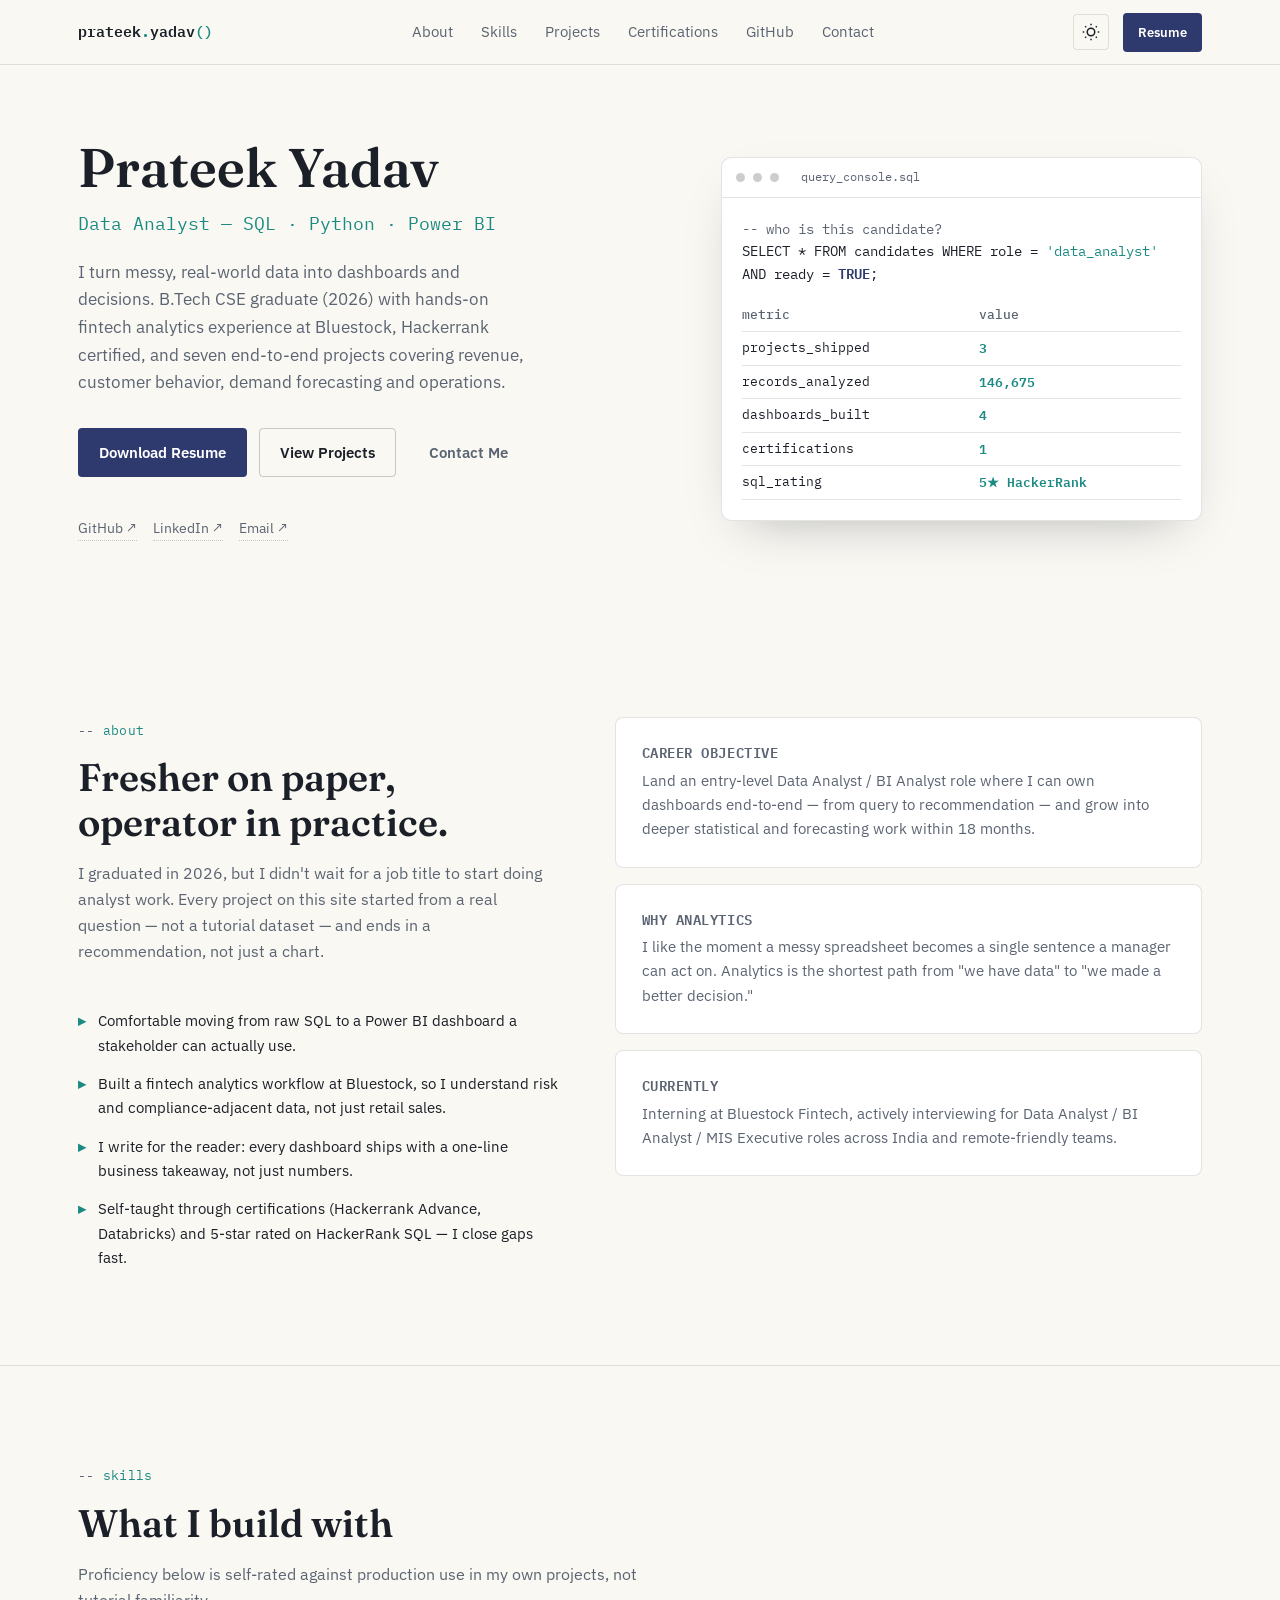
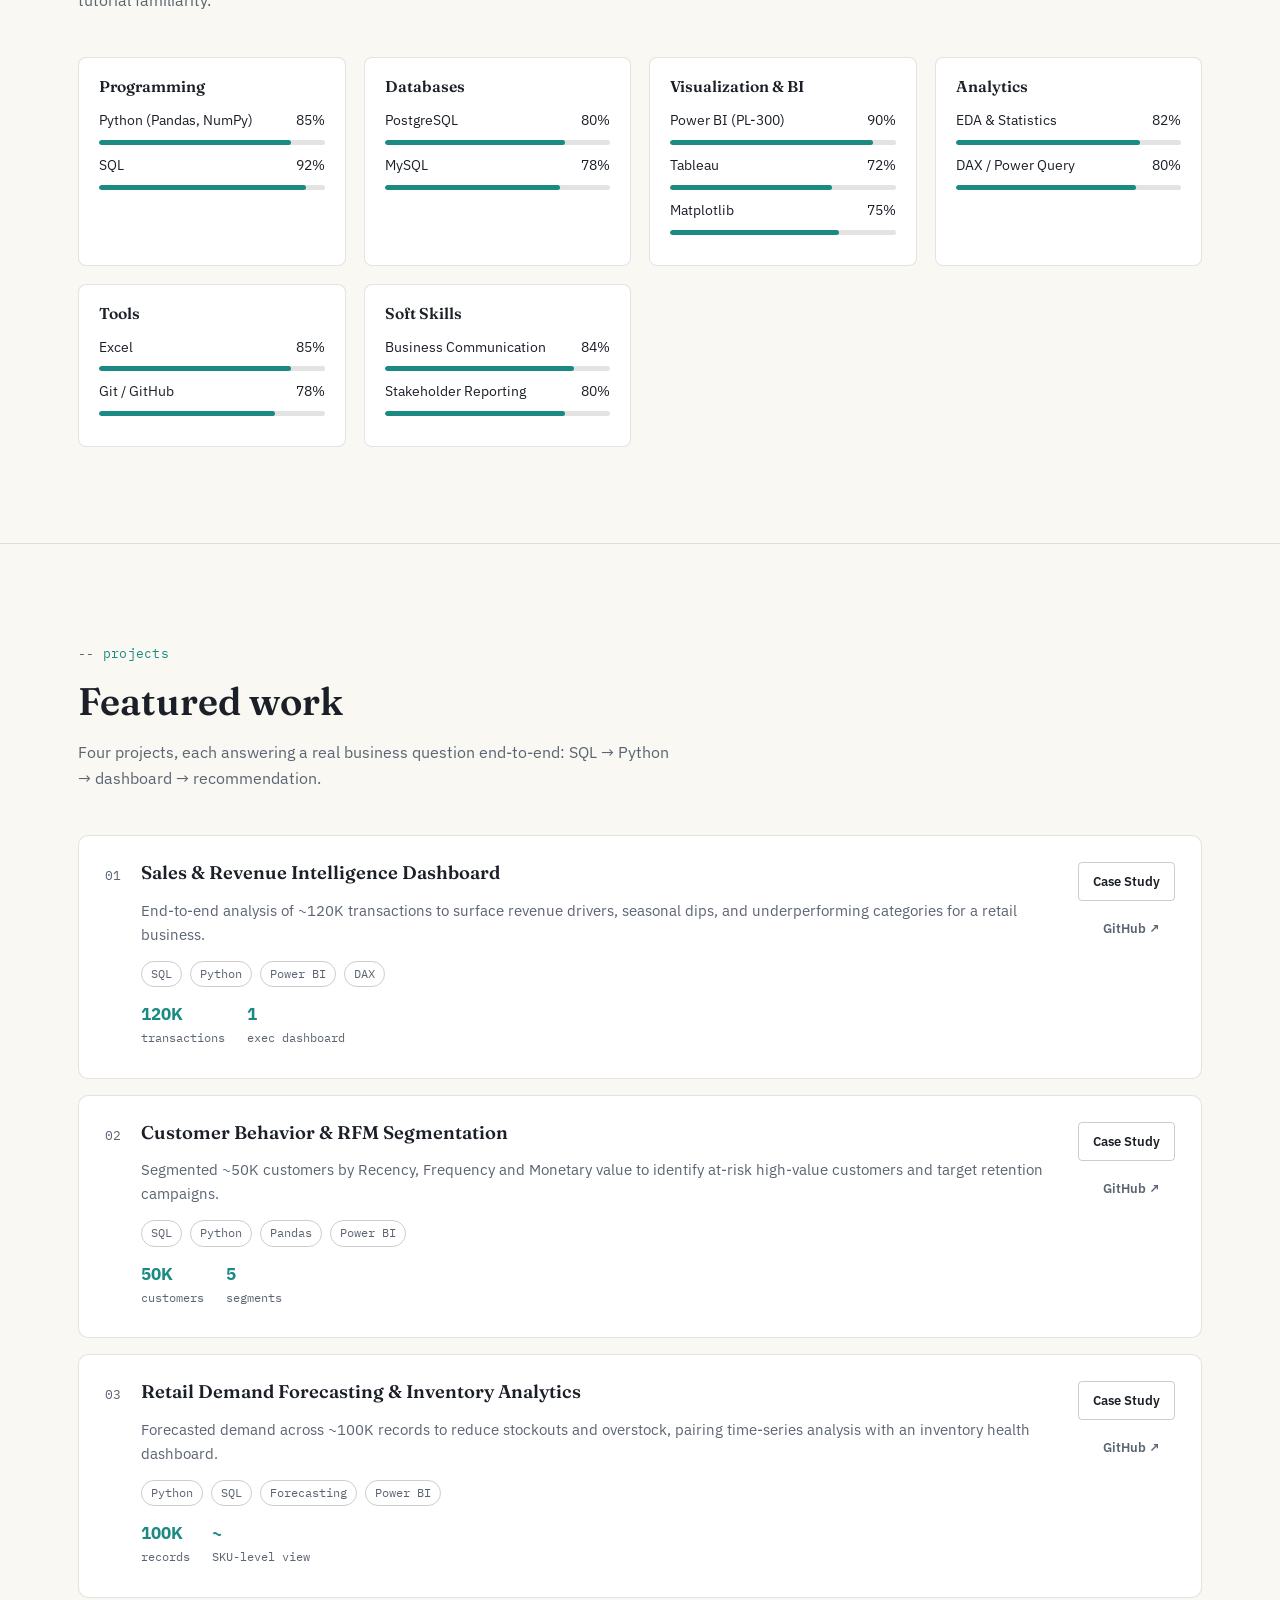
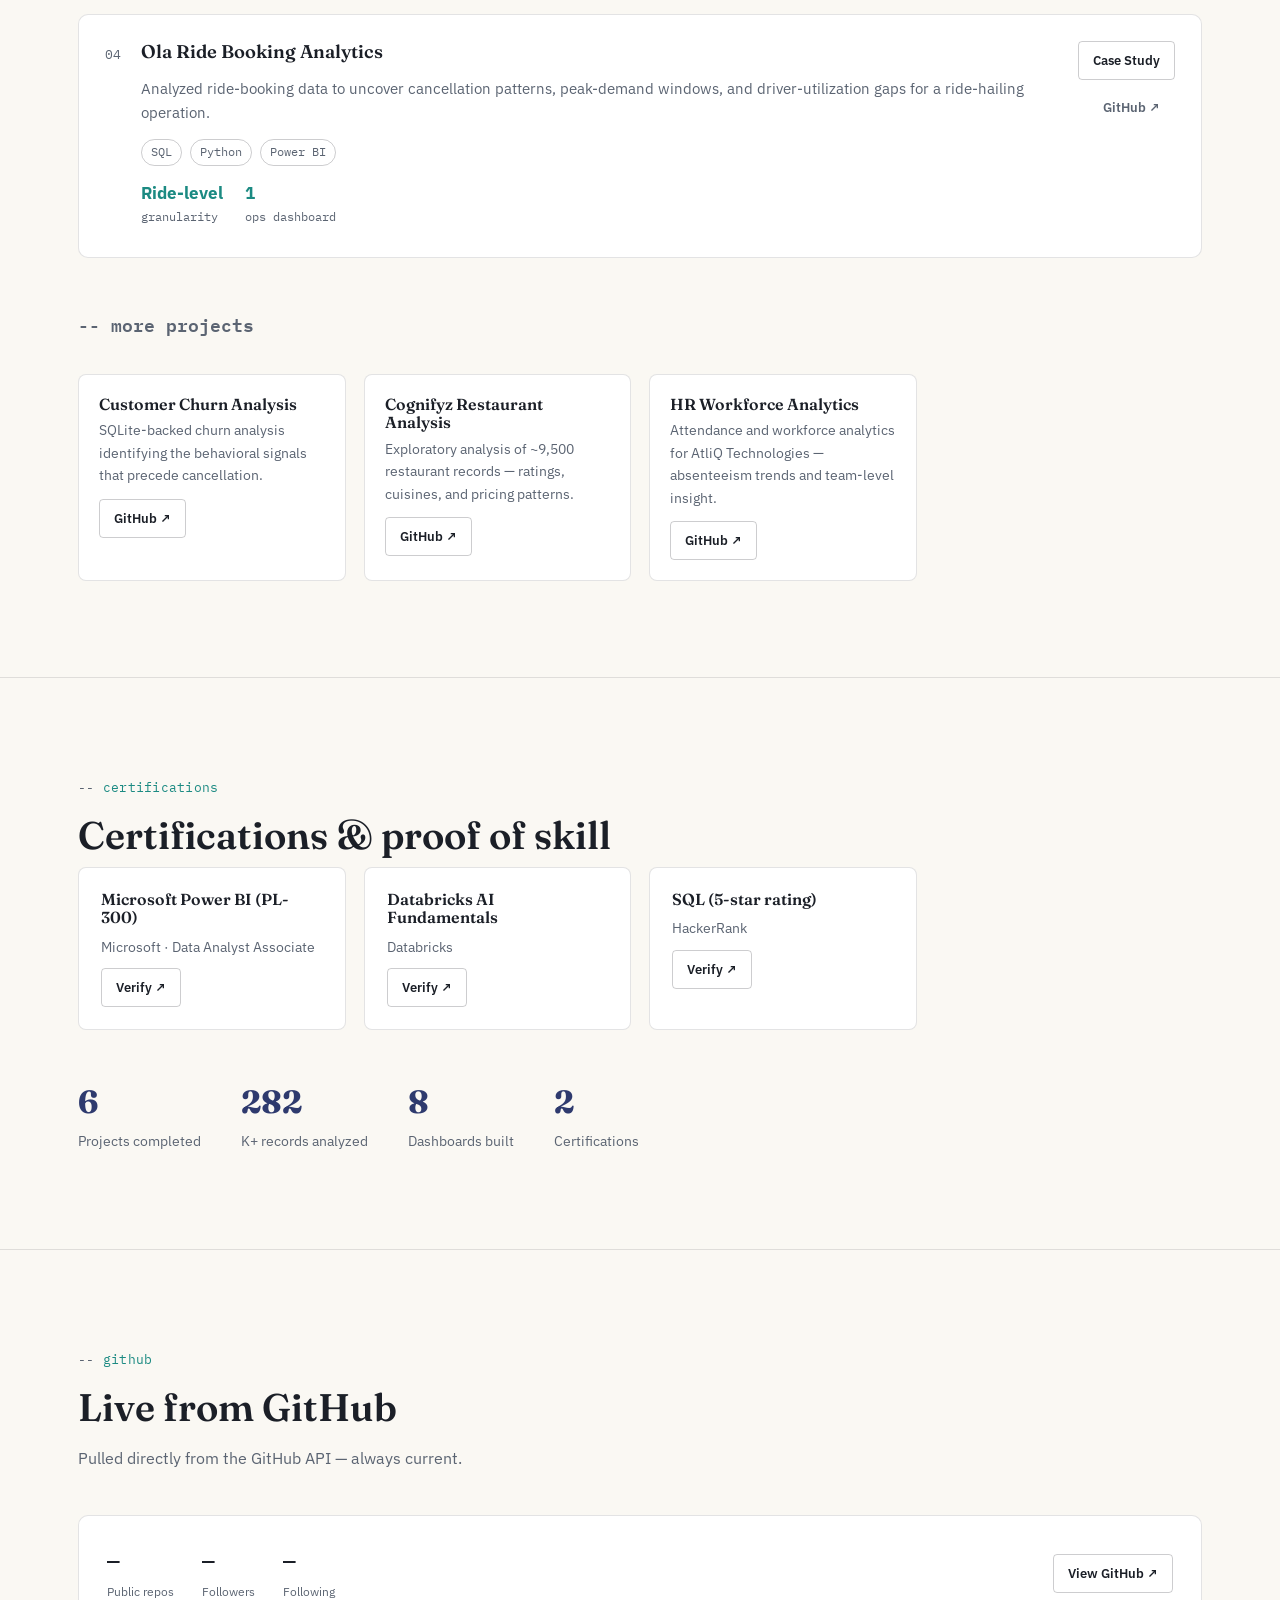
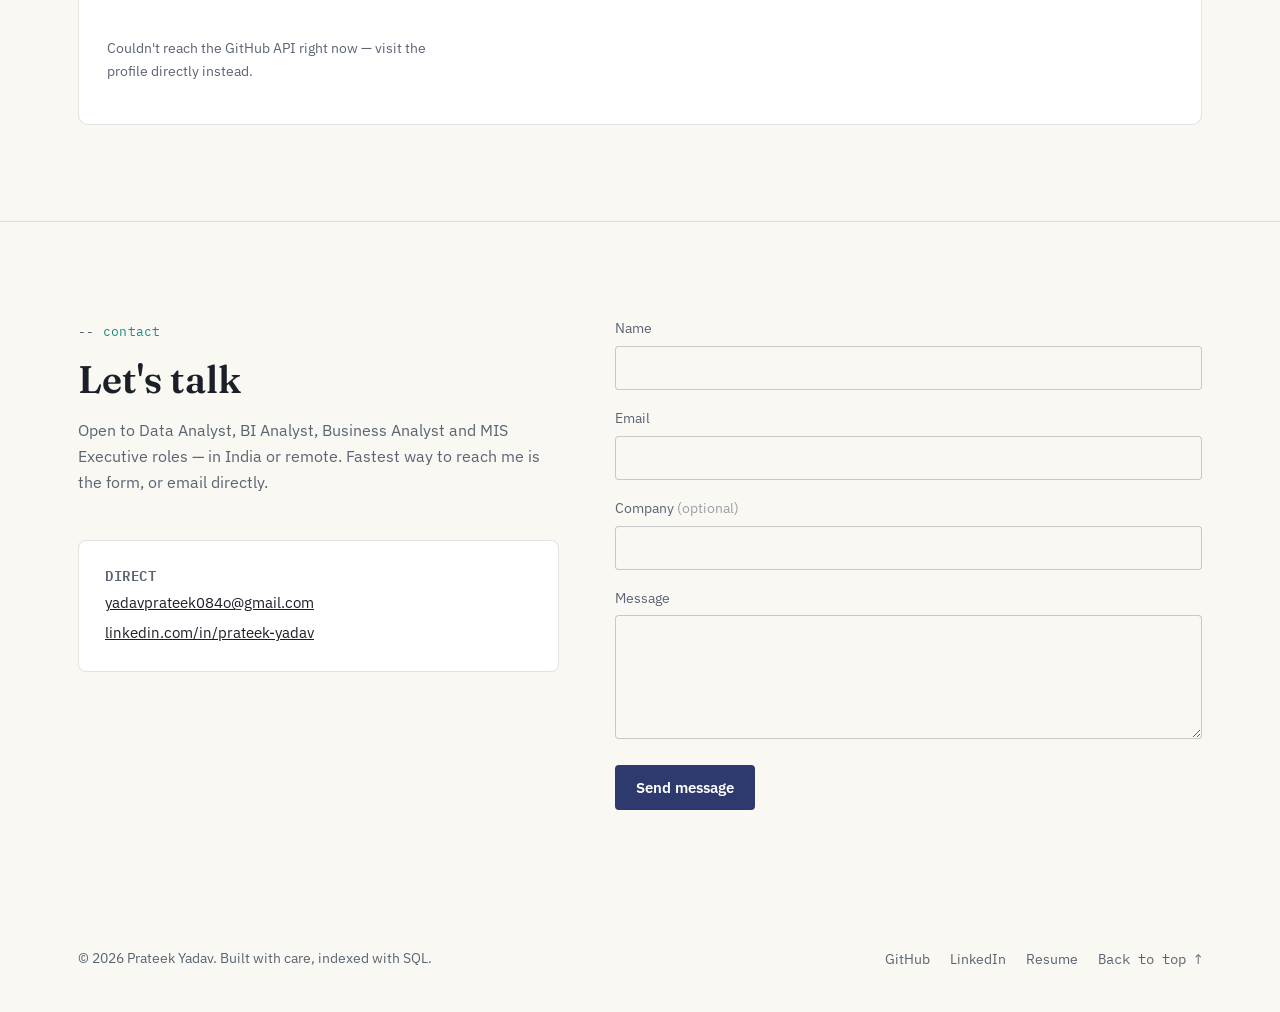
<file: index.html>
<!DOCTYPE html>
<html lang="en" data-theme="light">
<head>
<meta charset="UTF-8">
<meta name="viewport" content="width=device-width, initial-scale=1.0">
<title>Prateek Yadav — Data Analyst</title>
<meta name="description" content="Prateek Yadav — Data Analyst. SQL, Python, Power BI, and end-to-end analytics projects turning raw data into business decisions.">
<meta name="theme-color" content="#faf8f3">

<!-- Open Graph -->
<meta property="og:title" content="Prateek Yadav — Data Analyst">
<meta property="og:description" content="SQL, Python & Power BI portfolio — dashboards, forecasting and segmentation projects built on real business questions.">
<meta property="og:type" content="website">
<meta name="twitter:card" content="summary_large_image">

<link rel="icon" href="data:image/svg+xml,<svg xmlns=%22http://www.w3.org/2000/svg%22 viewBox=%220 0 100 100%22><text y=%22.9em%22 font-size=%2290%22>📊</text></svg>">
<link rel="preconnect" href="https://fonts.googleapis.com">
<link href="https://fonts.googleapis.com/css2?family=Fraunces:opsz,wght@9..144,500;9..144,600;9..144,700&family=IBM+Plex+Sans:wght@400;500;600;700&family=IBM+Plex+Mono:wght@400;500;600&display=swap" rel="stylesheet">
<link rel="stylesheet" href="css/style.css">
</head>
<body>
<a class="skip-link" href="#main">Skip to content</a>

<!-- ============ NAV ============ -->
<nav class="nav">
  <div class="wrap">
    <a href="#top" class="nav-brand">prateek<span>.</span>yadav<span>()</span></a>
    <ul class="nav-links">
      <li><a href="#about">About</a></li>
      <li><a href="#skills">Skills</a></li>
      <li><a href="#projects">Projects</a></li>
      <li><a href="#certifications">Certifications</a></li>
      <li><a href="#github">GitHub</a></li>
      <li><a href="#contact">Contact</a></li>
    </ul>
    <div class="nav-actions">
      <button class="icon-btn" id="theme-toggle" aria-label="Toggle dark mode" title="Toggle dark mode">
        <svg id="theme-icon" width="18" height="18" viewBox="0 0 24 24" fill="none" stroke="currentColor" stroke-width="2"><circle cx="12" cy="12" r="5"></circle><line x1="12" y1="1" x2="12" y2="3"></line><line x1="12" y1="21" x2="12" y2="23"></line><line x1="4.22" y1="4.22" x2="5.64" y2="5.64"></line><line x1="18.36" y1="18.36" x2="19.78" y2="19.78"></line><line x1="1" y1="12" x2="3" y2="12"></line><line x1="21" y1="12" x2="23" y2="12"></line><line x1="4.22" y1="19.78" x2="5.64" y2="18.36"></line><line x1="18.36" y1="5.64" x2="19.78" y2="4.22"></line></svg>
      </button>
      <a href="assets/data_analyst_resume (7).pdf" class="btn btn-primary btn-sm" download>Resume</a>
      <button class="icon-btn mobile-toggle" id="mobile-toggle" aria-label="Open menu" aria-expanded="false">
        <svg width="18" height="18" viewBox="0 0 24 24" fill="none" stroke="currentColor" stroke-width="2"><line x1="3" y1="6" x2="21" y2="6"></line><line x1="3" y1="12" x2="21" y2="12"></line><line x1="3" y1="18" x2="21" y2="18"></line></svg>
      </button>
    </div>
  </div>
  <div id="mobile-menu" style="display:none;border-top:1px solid var(--line);">
    <ul style="list-style:none;margin:0;padding:14px 28px;display:flex;flex-direction:column;gap:14px;">
      <li><a href="#about">About</a></li>
      <li><a href="#skills">Skills</a></li>
      <li><a href="#projects">Projects</a></li>
      <li><a href="#certifications">Certifications</a></li>
      <li><a href="#github">GitHub</a></li>
      <li><a href="#contact">Contact</a></li>
    </ul>
  </div>
</nav>

<main id="main">

<!-- ============ HERO ============ --> 
<header class="hero" id="top">
  <div class="wrap">
    <div>
      <h1 class="hero-name">Prateek Yadav</h1>
      <div class="hero-role">Data Analyst — SQL · Python · Power BI</div>
      <p class="hero-value">I turn messy, real-world data into dashboards and decisions. B.Tech CSE graduate (2026) with hands-on fintech analytics experience at Bluestock, Hackerrank certified, and seven end-to-end projects covering revenue, customer behavior, demand forecasting and operations.</p>
      <div class="hero-ctas">
        <a href="assets/data_analyst_resume (7).pdf" class="btn btn-primary" download>Download Resume</a>
        <a href="#projects" class="btn btn-outline">View Projects</a>
        <a href="#contact" class="btn btn-ghost">Contact Me</a>
      </div>
      <div class="hero-socials">
        <a href="https://github.com/yadavprateek084" target="_blank" rel="noopener">GitHub ↗</a>
        <a href="https://linkedin.com/in/" target="_blank" rel="noopener">LinkedIn ↗</a>
        <a href="mailto:hello@example.com">Email ↗</a>
      </div>
    </div>

    <div class="console" aria-hidden="false">
      <div class="console-head"><span class="dot"></span><span class="dot"></span><span class="dot"></span>&nbsp;&nbsp;query_console.sql</div>
      <div class="console-body">
        <div class="console-line">-- who is this candidate?</div>
        <div class="console-query" id="typed-query"></div>
        <table class="result-table" id="result-table">
          <thead><tr><th>metric</th><th>value</th></tr></thead>
          <tbody>
            <tr><td>projects_shipped</td><td class="num" data-count="7">0</td></tr>
            <tr><td>records_analyzed</td><td class="num" data-count="290000">0</td></tr>
            <tr><td>dashboards_built</td><td class="num" data-count="9">0</td></tr>
            <tr><td>certifications</td><td class="num" data-count="3">0</td></tr>
            <tr><td>sql_rating</td><td class="num">5★ HackerRank</td></tr>
          </tbody>
        </table>
      </div>
    </div>
  </div>
</header>

<!-- ============ ABOUT ============ -->
<section id="about">
  <div class="wrap about-grid">
    <div class="reveal">
      <span class="eyebrow">about</span>
      <h2 class="section-title">Fresher on paper, operator in practice.</h2>
      <p class="section-sub">I graduated in 2026, but I didn't wait for a job title to start doing analyst work. Every project on this site started from a real question — not a tutorial dataset — and ends in a recommendation, not just a chart.</p>
      <ul class="about-strengths">
        <li>Comfortable moving from raw SQL to a Power BI dashboard a stakeholder can actually use.</li>
        <li>Built a fintech analytics workflow at Bluestock, so I understand risk and compliance-adjacent data, not just retail sales.</li>
        <li>I write for the reader: every dashboard ships with a one-line business takeaway, not just numbers.</li>
        <li>Self-taught through certifications (Hackerrank Advance, Databricks) and 5-star rated on HackerRank SQL — I close gaps fast.</li>
      </ul>
    </div>
    <div>
      <div class="about-card reveal">
        <h4>Career objective</h4>
        <p style="margin:0;color:var(--ink-soft);font-size:0.95rem;">Land an entry-level Data Analyst / BI Analyst role where I can own dashboards end-to-end — from query to recommendation — and grow into deeper statistical and forecasting work within 18 months.</p>
      </div>
      <div class="about-card reveal">
        <h4>Why analytics</h4>
        <p style="margin:0;color:var(--ink-soft);font-size:0.95rem;">I like the moment a messy spreadsheet becomes a single sentence a manager can act on. Analytics is the shortest path from "we have data" to "we made a better decision."</p>
      </div>
      <div class="about-card reveal">
        <h4>Currently</h4>
        <p style="margin:0;color:var(--ink-soft);font-size:0.95rem;">Interning at Bluestock Fintech, actively interviewing for Data Analyst / BI Analyst / MIS Executive roles across India and remote-friendly teams.</p>
      </div>
    </div>
  </div>
</section>

<!-- ============ SKILLS ============ -->
<section id="skills">
  <div class="wrap">
    <span class="eyebrow">skills</span>
    <h2 class="section-title">What I build with</h2>
    <p class="section-sub">Proficiency below is self-rated against production use in my own projects, not tutorial familiarity.</p>
    <div class="skills-grid" id="skills-grid">
      <!-- populated by JS from SKILLS data, see js/main.js -->
    </div>
  </div>
</section>

<!-- ============ PROJECTS ============ -->
<section id="projects">
  <div class="wrap">
    <span class="eyebrow">projects</span>
    <h2 class="section-title">Featured work</h2>
    <p class="section-sub">Four projects, each answering a real business question end-to-end: SQL → Python → dashboard → recommendation.</p>

    <div id="featured-projects"></div>

    <h3 style="margin-top:56px;font-size:1.1rem;font-family:var(--font-mono);color:var(--ink-soft);">-- more projects</h3>
    <div class="mini-grid" id="mini-projects"></div>
  </div>
</section>

<!-- ============ CERTIFICATIONS & ACHIEVEMENTS ============ -->
<section id="certifications">
  <div class="wrap">
    <span class="eyebrow">certifications</span>
    <h2 class="section-title">Certifications & proof of skill</h2>
    <div class="cert-grid" id="cert-grid"></div>

    <div class="stat-strip" id="stat-strip">
      <div><strong data-count="7">0</strong><span>Projects completed</span></div>
      <div><strong data-count="290">0</strong><span>K+ records analyzed</span></div>
      <div><strong data-count="9">0</strong><span>Dashboards built</span></div>
      <div><strong data-count="3">0</strong><span>Certifications</span></div>
    </div>
  </div>
</section>

<!-- ============ GITHUB ============ -->
<section id="github">
  <div class="wrap">
    <span class="eyebrow">github</span>
    <h2 class="section-title">Live from GitHub</h2>
    <p class="section-sub">Pulled directly from the GitHub API — always current.</p>
    <div class="gh-panel">
      <div class="gh-top">
        <div class="gh-stats" id="gh-stats">
          <div><strong>—</strong><span>Public repos</span></div>
          <div><strong>—</strong><span>Followers</span></div>
          <div><strong>—</strong><span>Following</span></div>
        </div>
        <a href="https://github.com/yadavprateek084" target="_blank" rel="noopener" class="btn btn-outline btn-sm">View GitHub ↗</a>
      </div>
      <div class="repo-list" id="repo-list">
        <p class="gh-error">Loading repositories…</p>
      </div>
    </div>
  </div>
</section>

<!-- ============ CONTACT ============ -->
<section id="contact">
  <div class="wrap contact-grid">
    <div class="reveal">
      <span class="eyebrow">contact</span>
      <h2 class="section-title">Let's talk</h2>
      <p class="section-sub">Open to Data Analyst, BI Analyst, Business Analyst and MIS Executive roles — in India or remote. Fastest way to reach me is the form, or email directly.</p>
      <div class="about-card">
        <h4>Direct</h4>
        <p style="margin:0 0 6px;font-size:0.95rem;"><a href="mailto:yadavprateek084@gmail.com">yadavprateek084o@gmail.com</a></p>
        <p style="margin:0;font-size:0.95rem;"><a href="https://linkedin.com/in/" target="_blank" rel="noopener">linkedin.com/in/prateek-yadav</a></p>
      </div>
    </div>
    <form id="contact-form" novalidate>
      <div class="form-group">
        <label for="cf-name">Name</label>
        <input id="cf-name" name="name" type="text" required>
        <div class="form-error">Please enter your name.</div>
      </div>
      <div class="form-group">
        <label for="cf-email">Email</label>
        <input id="cf-email" name="email" type="email" required>
        <div class="form-error">Please enter a valid email.</div>
      </div>
      <div class="form-group">
        <label for="cf-company">Company <span style="opacity:.6;">(optional)</span></label>
        <input id="cf-company" name="company" type="text">
      </div>
      <div class="form-group">
        <label for="cf-message">Message</label>
        <textarea id="cf-message" name="message" rows="5" required></textarea>
        <div class="form-error">Please add a short message.</div>
      </div>
      <!-- honeypot spam trap -->
      <input type="text" name="website" id="cf-hp" style="position:absolute;left:-9999px;" tabindex="-1" autocomplete="off">
      <button type="submit" class="btn btn-primary" id="cf-submit">Send message</button>
    </form>
  </div>
</section>

</main>

<footer>
  <div class="wrap footer-row">
    <div style="font-size:0.85rem;color:var(--ink-soft);">© <span id="year"></span> Prateek Yadav. Built with care, indexed with SQL.</div>
    <ul class="footer-links">
      <li><a href="https://github.com/yadavprateek084" target="_blank" rel="noopener">GitHub</a></li>
      <li><a href="https://www.linkedin.com/in/prateek-yadav-408961277/" target="_blank" rel="noopener">LinkedIn</a></li>
      <li><a href="assets/data_analyst_resume (7).pdf" download>Resume</a></li>
      <li><a href="#top" class="back-top">Back to top ↑</a></li>
    </ul>
  </div>
</footer>

<div class="toast" id="toast"></div>

<script src="js/main.js"></script>
</body>
</html>
</file>
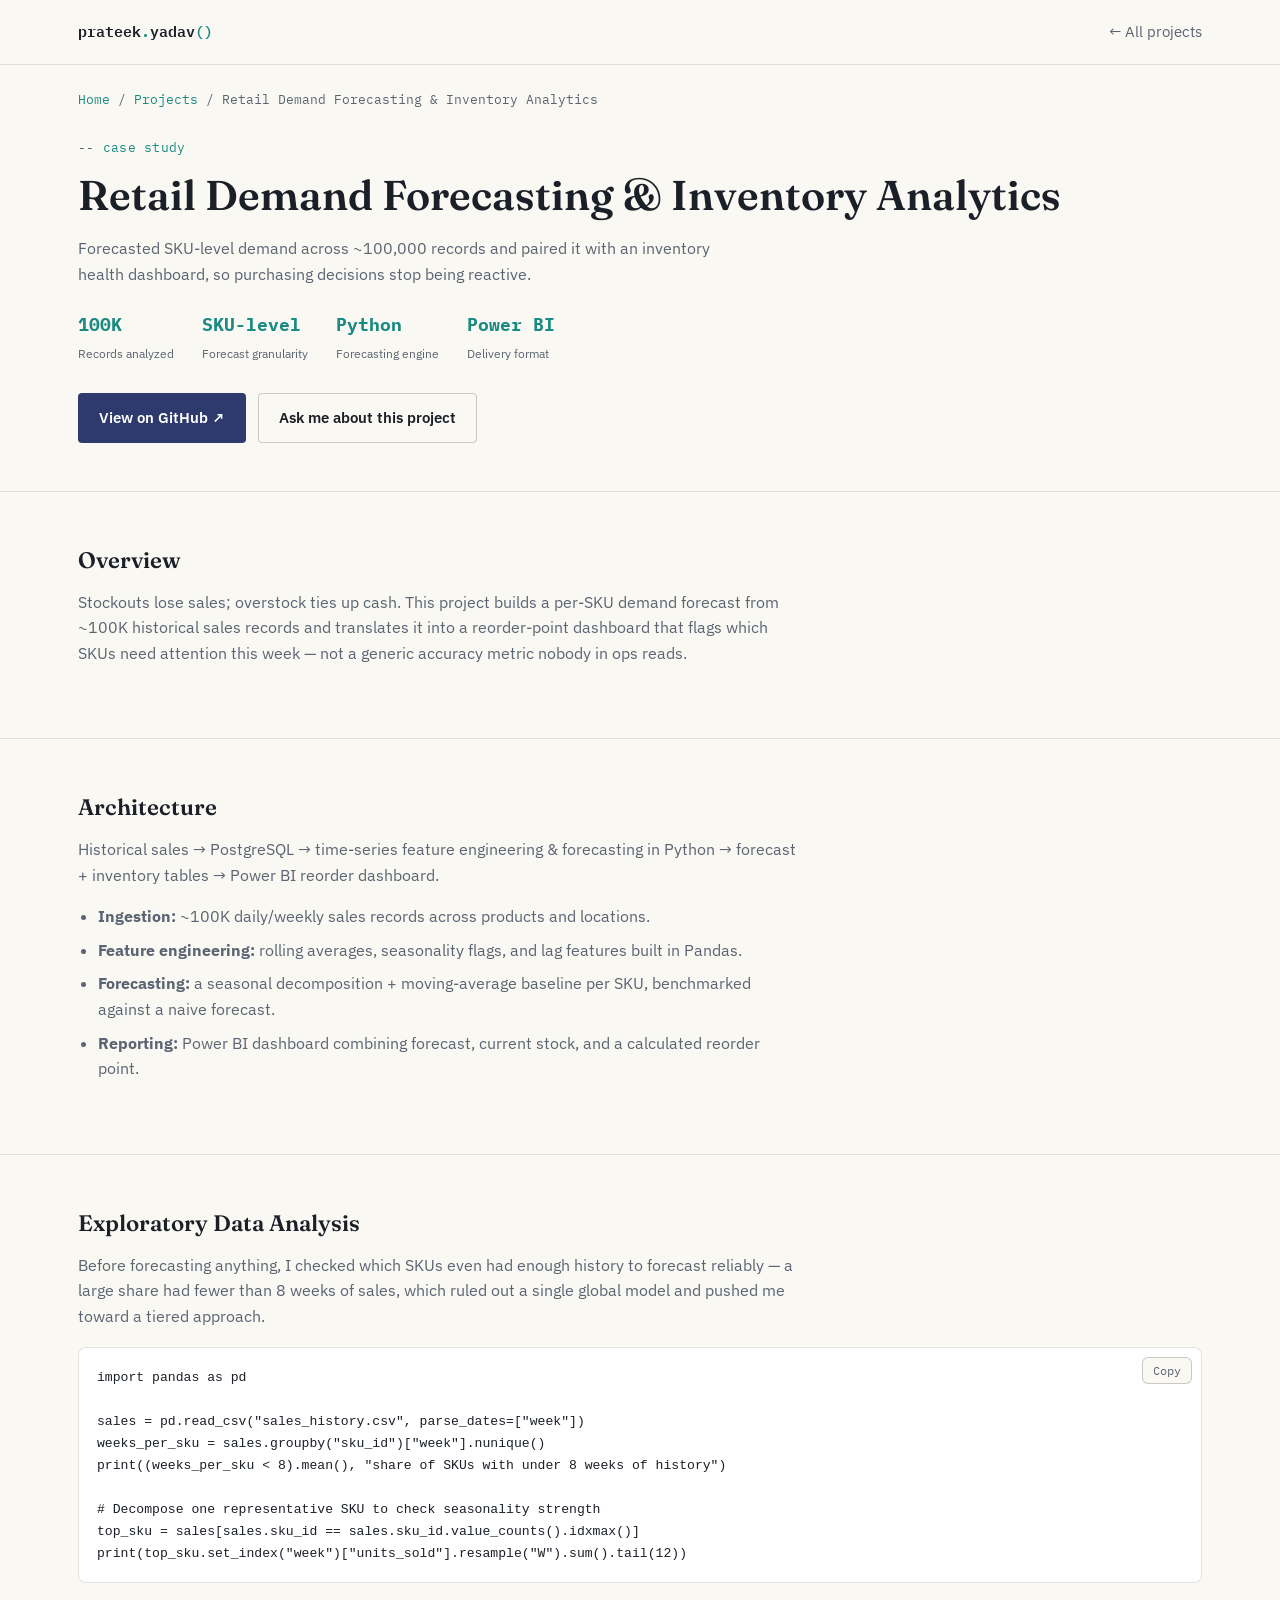
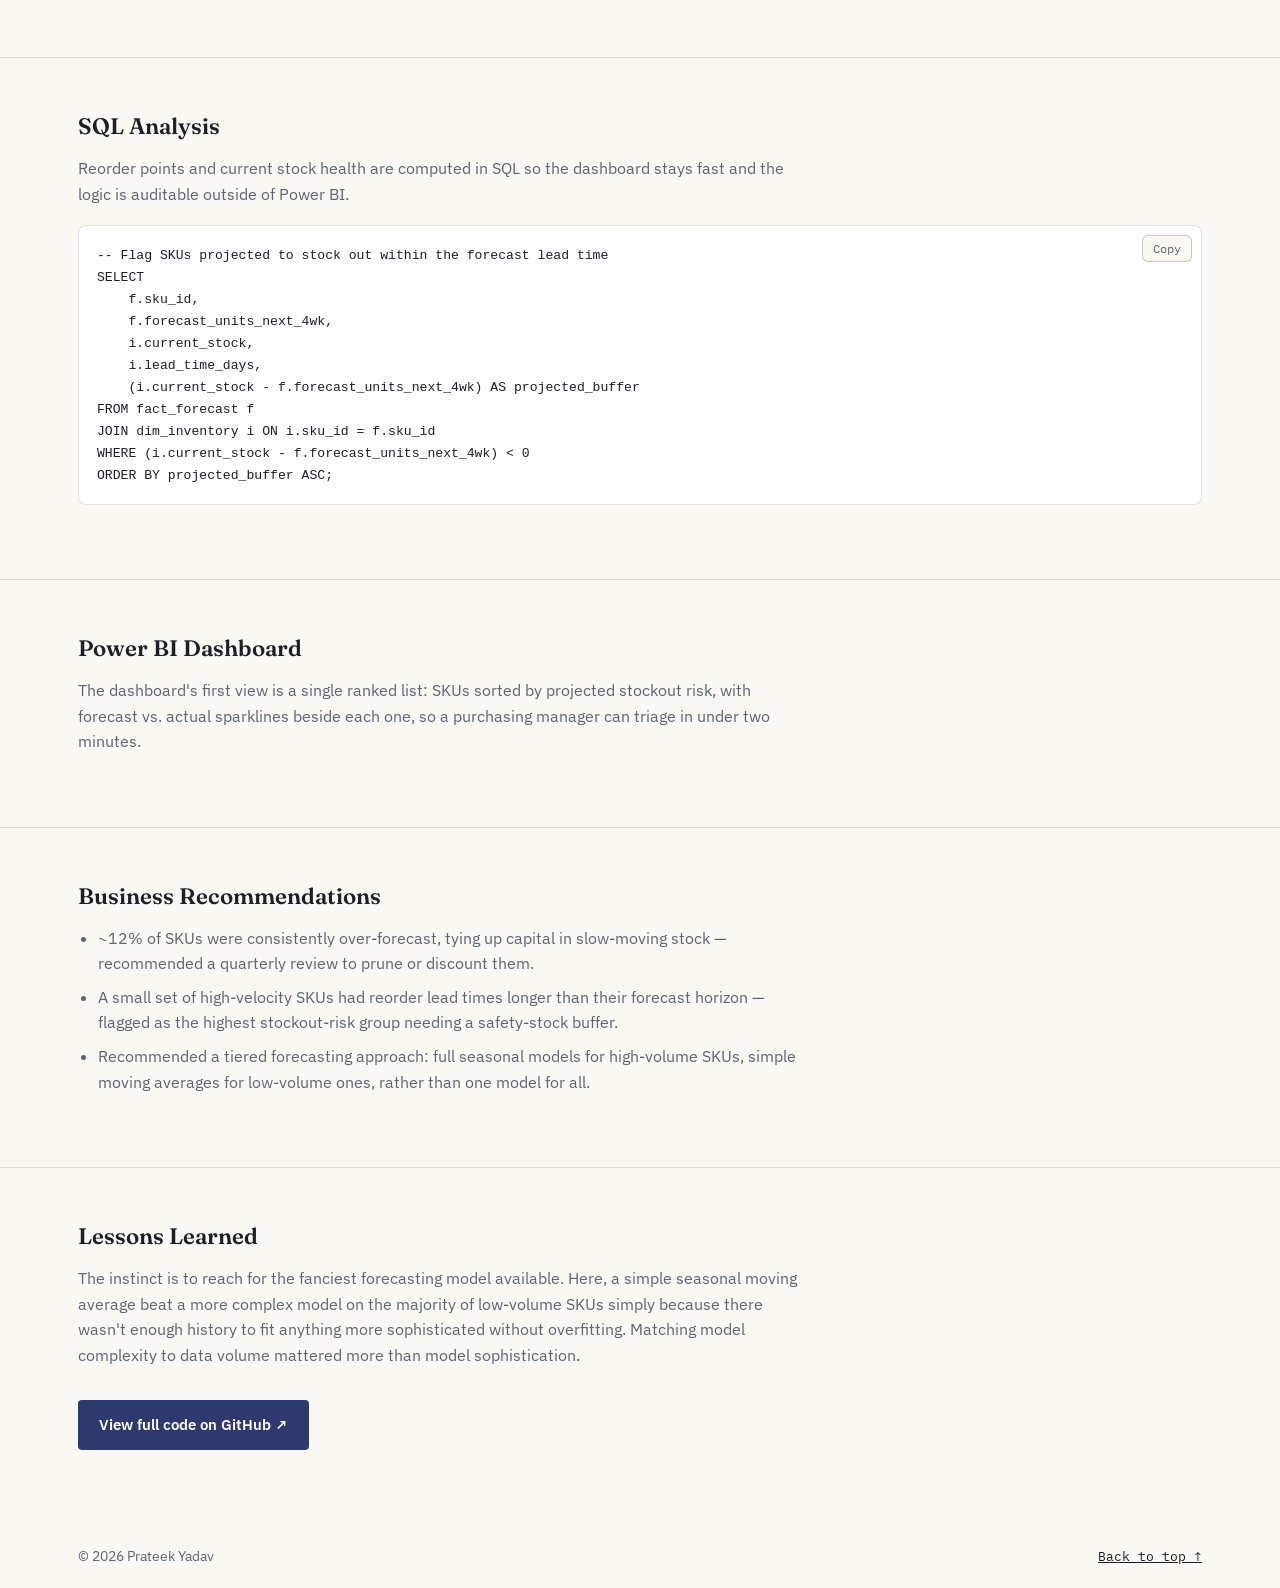
<file: projects/demand-forecasting.html>
<!DOCTYPE html>
<html lang="en" data-theme="light">
<head>
<meta charset="UTF-8">
<meta name="viewport" content="width=device-width, initial-scale=1.0">
<title>Retail Demand Forecasting & Inventory Analytics — Prateek Yadav</title>
<meta name="description" content="Case study: forecasting demand across ~100K records to reduce stockouts and overstock.">
<link rel="preconnect" href="https://fonts.googleapis.com">
<link href="https://fonts.googleapis.com/css2?family=Fraunces:opsz,wght@9..144,500;9..144,600;9..144,700&family=IBM+Plex+Sans:wght@400;500;600;700&family=IBM+Plex+Mono:wght@400;500;600&display=swap" rel="stylesheet">
<link rel="stylesheet" href="../css/style.css">
</head>
<body>
<nav class="nav">
  <div class="wrap">
    <a href="../index.html" class="nav-brand">prateek<span>.</span>yadav<span>()</span></a>
    <ul class="nav-links"><li><a href="../index.html#projects">← All projects</a></li></ul>
  </div>
</nav>

<div class="wrap"><div class="breadcrumb"><a href="../index.html">Home</a> / <a href="../index.html#projects">Projects</a> / Retail Demand Forecasting & Inventory Analytics</div></div>

<header class="case-hero">
  <div class="wrap">
    <span class="eyebrow">case study</span>
    <h1>Retail Demand Forecasting & Inventory Analytics</h1>
    <p style="color:var(--ink-soft);max-width:65ch;">Forecasted SKU-level demand across ~100,000 records and paired it with an inventory health dashboard, so purchasing decisions stop being reactive.</p>
    <div class="case-meta">
      <div><strong>100K</strong><span>Records analyzed</span></div>
      <div><strong>SKU-level</strong><span>Forecast granularity</span></div>
      <div><strong>Python</strong><span>Forecasting engine</span></div>
      <div><strong>Power BI</strong><span>Delivery format</span></div>
    </div>
    <div style="margin-top:28px;display:flex;gap:12px;flex-wrap:wrap;">
      <a href="https://github.com/yadavprateek084" target="_blank" rel="noopener" class="btn btn-primary">View on GitHub ↗</a>
      <a href="../index.html#contact" class="btn btn-outline">Ask me about this project</a>
    </div>
  </div>
</header>

<section class="case-section">
  <div class="wrap">
    <h2>Overview</h2>
    <p>Stockouts lose sales; overstock ties up cash. This project builds a per-SKU demand forecast from ~100K historical sales records and translates it into a reorder-point dashboard that flags which SKUs need attention this week — not a generic accuracy metric nobody in ops reads.</p>
  </div>
</section>

<section class="case-section">
  <div class="wrap">
    <h2>Architecture</h2>
    <p>Historical sales → PostgreSQL → time-series feature engineering & forecasting in Python → forecast + inventory tables → Power BI reorder dashboard.</p>
    <ul>
      <li><strong>Ingestion:</strong> ~100K daily/weekly sales records across products and locations.</li>
      <li><strong>Feature engineering:</strong> rolling averages, seasonality flags, and lag features built in Pandas.</li>
      <li><strong>Forecasting:</strong> a seasonal decomposition + moving-average baseline per SKU, benchmarked against a naive forecast.</li>
      <li><strong>Reporting:</strong> Power BI dashboard combining forecast, current stock, and a calculated reorder point.</li>
    </ul>
  </div>
</section>

<section class="case-section">
  <div class="wrap">
    <h2>Exploratory Data Analysis</h2>
    <p>Before forecasting anything, I checked which SKUs even had enough history to forecast reliably — a large share had fewer than 8 weeks of sales, which ruled out a single global model and pushed me toward a tiered approach.</p>
    <div class="code-wrap">
<pre><code>import pandas as pd

sales = pd.read_csv("sales_history.csv", parse_dates=["week"])
weeks_per_sku = sales.groupby("sku_id")["week"].nunique()
print((weeks_per_sku < 8).mean(), "share of SKUs with under 8 weeks of history")

# Decompose one representative SKU to check seasonality strength
top_sku = sales[sales.sku_id == sales.sku_id.value_counts().idxmax()]
print(top_sku.set_index("week")["units_sold"].resample("W").sum().tail(12))</code></pre>
      <button class="copy-btn">Copy</button>
    </div>
  </div>
</section>

<section class="case-section">
  <div class="wrap">
    <h2>SQL Analysis</h2>
    <p>Reorder points and current stock health are computed in SQL so the dashboard stays fast and the logic is auditable outside of Power BI.</p>
    <div class="code-wrap">
<pre><code>-- Flag SKUs projected to stock out within the forecast lead time
SELECT
    f.sku_id,
    f.forecast_units_next_4wk,
    i.current_stock,
    i.lead_time_days,
    (i.current_stock - f.forecast_units_next_4wk) AS projected_buffer
FROM fact_forecast f
JOIN dim_inventory i ON i.sku_id = f.sku_id
WHERE (i.current_stock - f.forecast_units_next_4wk) < 0
ORDER BY projected_buffer ASC;</code></pre>
      <button class="copy-btn">Copy</button>
    </div>
  </div>
</section>

<section class="case-section">
  <div class="wrap">
    <h2>Power BI Dashboard</h2>
    <p>The dashboard's first view is a single ranked list: SKUs sorted by projected stockout risk, with forecast vs. actual sparklines beside each one, so a purchasing manager can triage in under two minutes.</p>
  </div>
</section>

<section class="case-section">
  <div class="wrap">
    <h2>Business Recommendations</h2>
    <ul>
      <li>~12% of SKUs were consistently over-forecast, tying up capital in slow-moving stock — recommended a quarterly review to prune or discount them.</li>
      <li>A small set of high-velocity SKUs had reorder lead times longer than their forecast horizon — flagged as the highest stockout-risk group needing a safety-stock buffer.</li>
      <li>Recommended a tiered forecasting approach: full seasonal models for high-volume SKUs, simple moving averages for low-volume ones, rather than one model for all.</li>
    </ul>
  </div>
</section>

<section class="case-section" style="border-bottom:none;">
  <div class="wrap">
    <h2>Lessons Learned</h2>
    <p>The instinct is to reach for the fanciest forecasting model available. Here, a simple seasonal moving average beat a more complex model on the majority of low-volume SKUs simply because there wasn't enough history to fit anything more sophisticated without overfitting. Matching model complexity to data volume mattered more than model sophistication.</p>
    <div style="margin-top:32px;">
      <a href="https://github.com/yadavprateek084" target="_blank" rel="noopener" class="btn btn-primary">View full code on GitHub ↗</a>
    </div>
  </div>
</section>

<footer>
  <div class="wrap footer-row">
    <div style="font-size:0.85rem;color:var(--ink-soft);">© <span id="year"></span> Prateek Yadav</div>
    <a href="../index.html#top" class="back-top">Back to top ↑</a>
  </div>
</footer>

<script>document.getElementById("year").textContent = new Date().getFullYear();</script>
<script src="../js/case.js"></script>
</body>
</html>
</file>
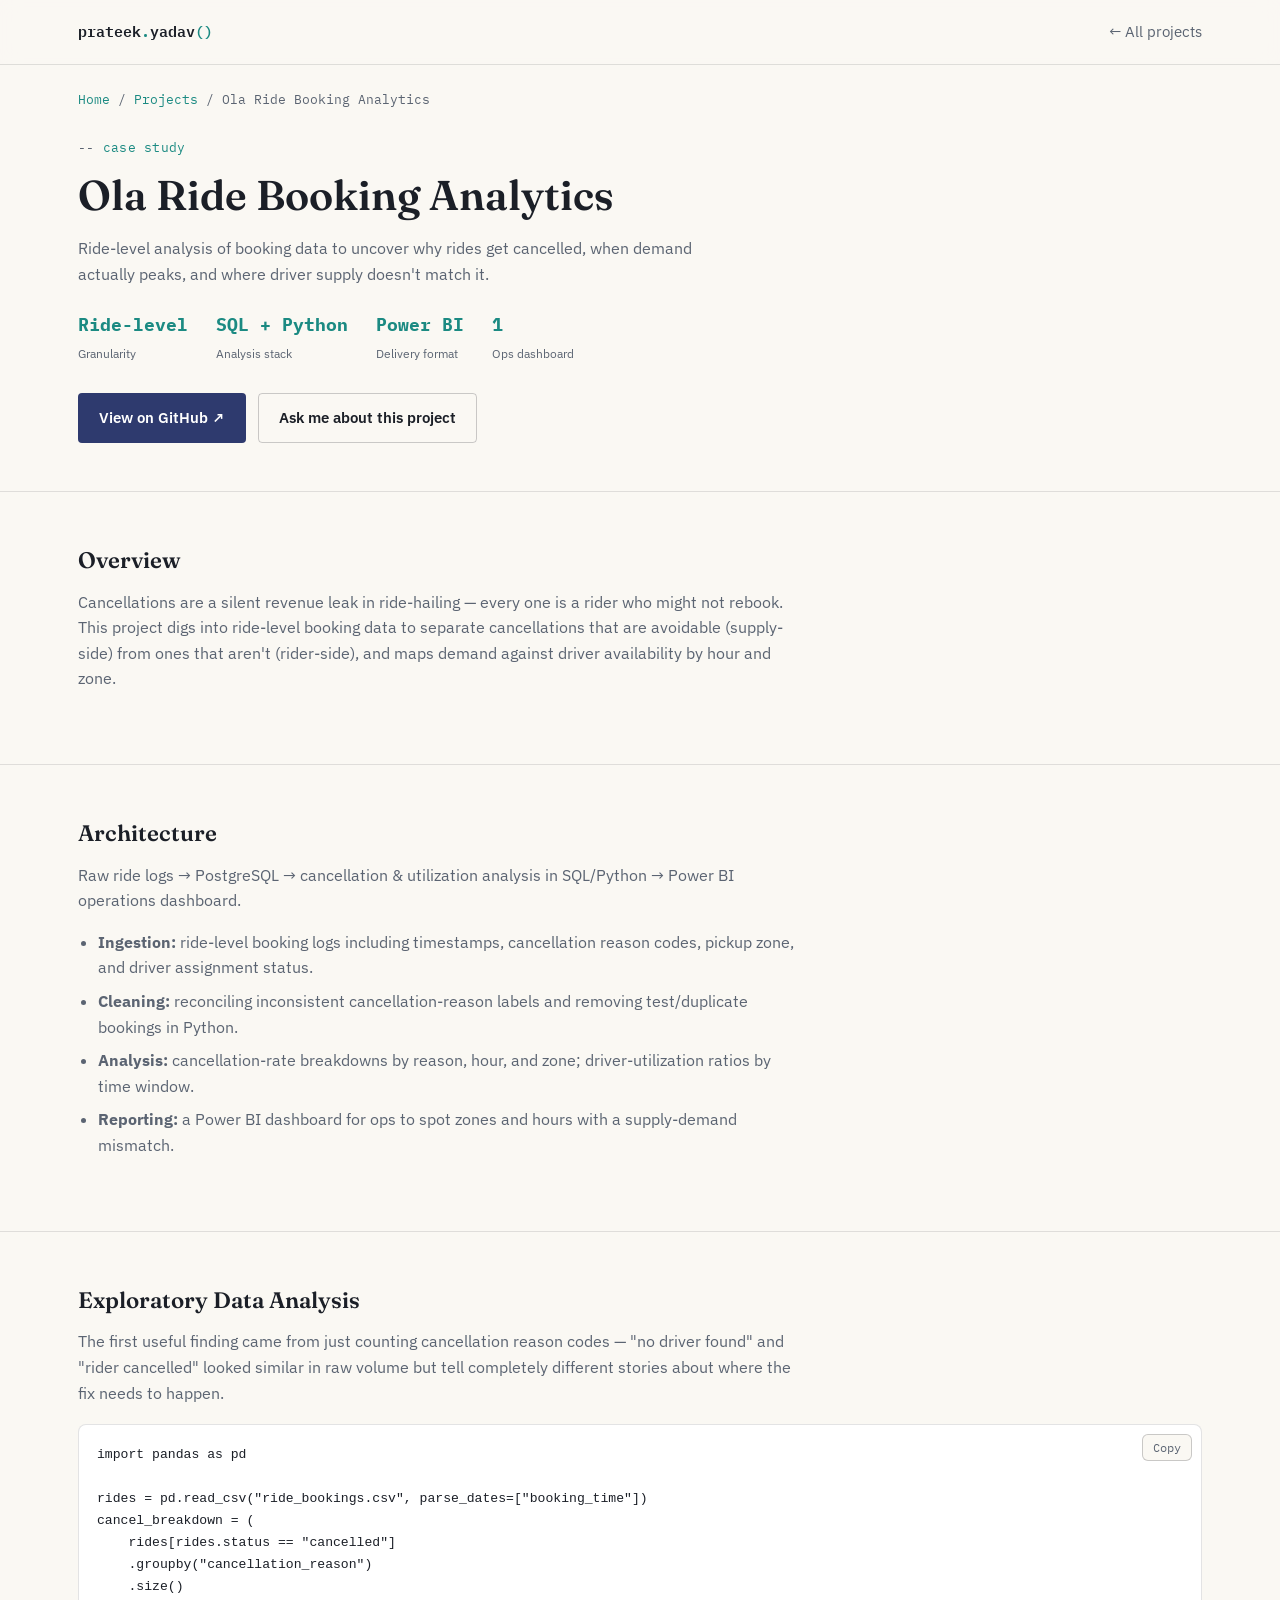
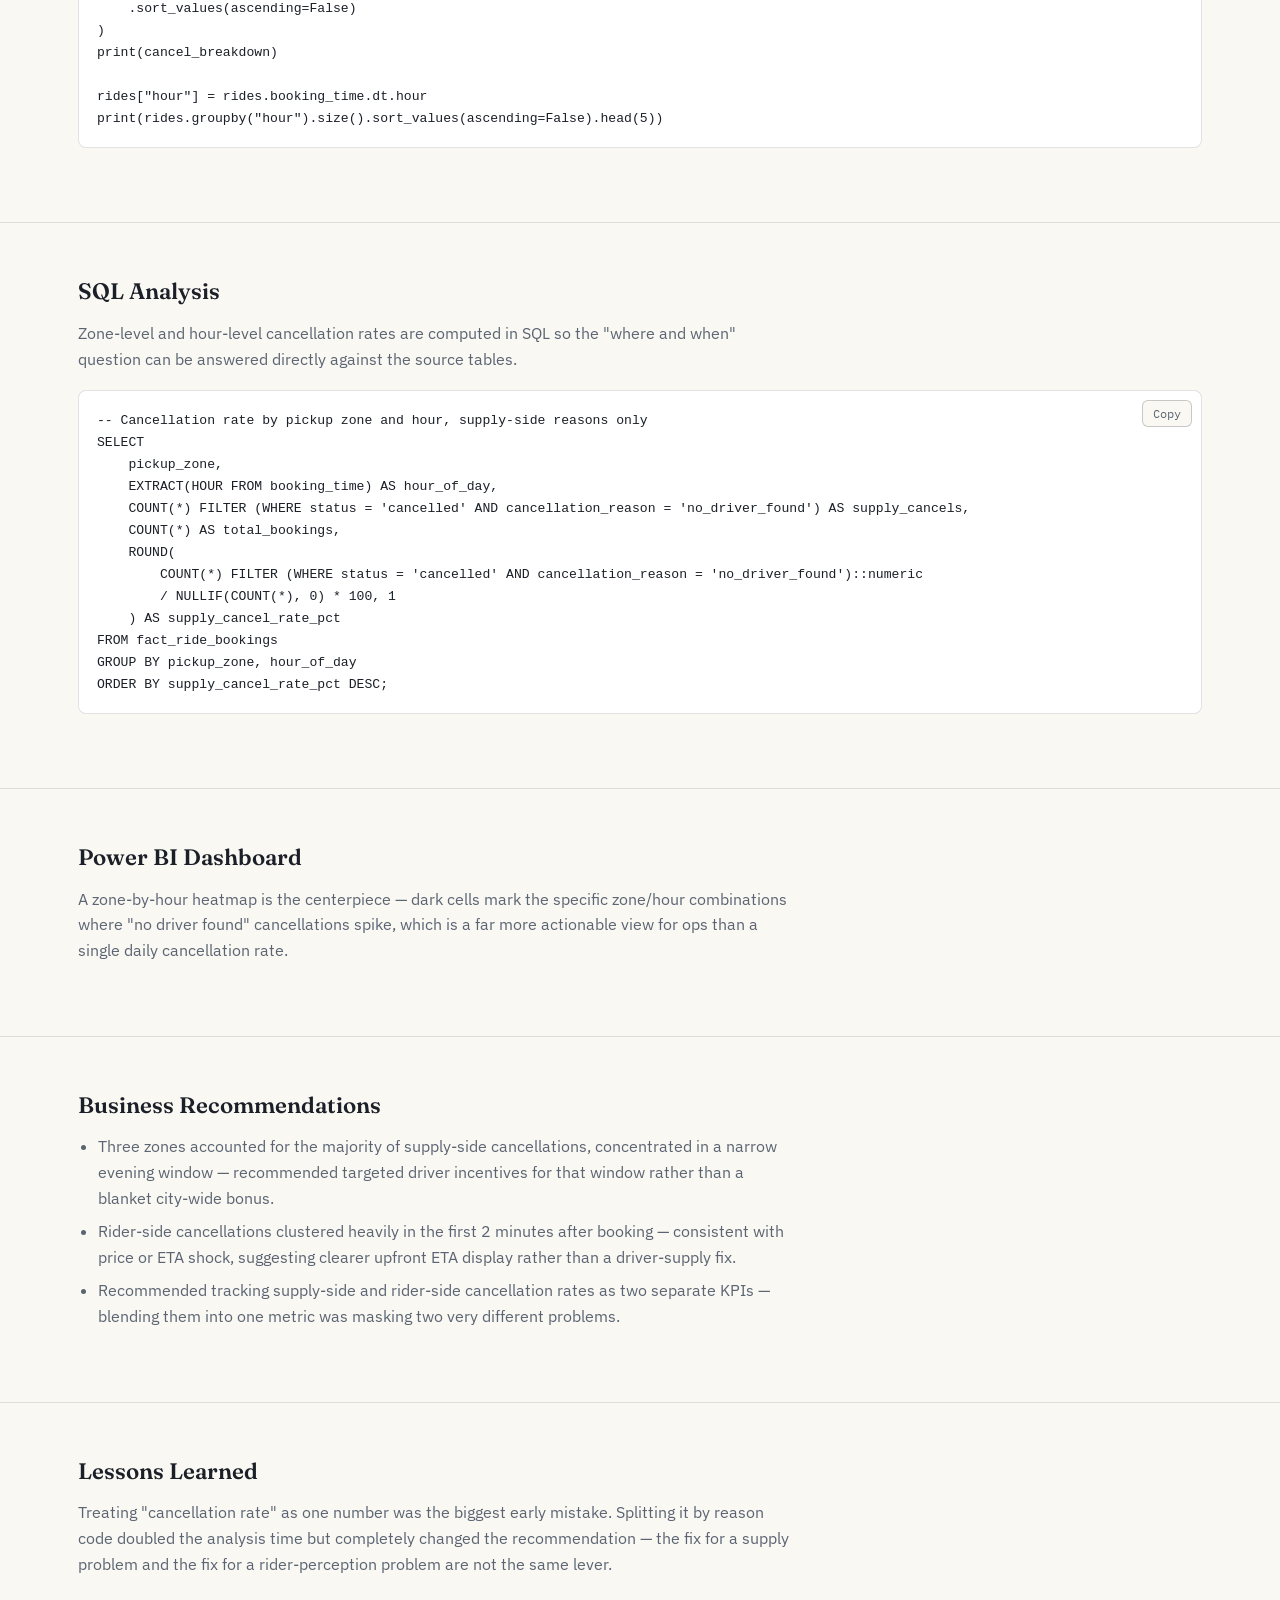
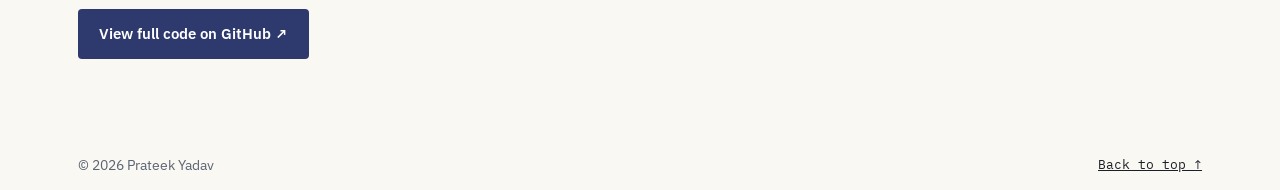
<file: projects/ola-ride-booking-analytics.html>
<!DOCTYPE html>
<html lang="en" data-theme="light">
<head>
<meta charset="UTF-8">
<meta name="viewport" content="width=device-width, initial-scale=1.0">
<title>Ola Ride Booking Analytics — Prateek Yadav</title>
<meta name="description" content="Case study: analyzing ride-booking data to uncover cancellation patterns, peak-demand windows, and driver-utilization gaps.">
<link rel="preconnect" href="https://fonts.googleapis.com">
<link href="https://fonts.googleapis.com/css2?family=Fraunces:opsz,wght@9..144,500;9..144,600;9..144,700&family=IBM+Plex+Sans:wght@400;500;600;700&family=IBM+Plex+Mono:wght@400;500;600&display=swap" rel="stylesheet">
<link rel="stylesheet" href="../css/style.css">
</head>
<body>
<nav class="nav">
  <div class="wrap">
    <a href="../index.html" class="nav-brand">prateek<span>.</span>yadav<span>()</span></a>
    <ul class="nav-links"><li><a href="../index.html#projects">← All projects</a></li></ul>
  </div>
</nav>

<div class="wrap"><div class="breadcrumb"><a href="../index.html">Home</a> / <a href="../index.html#projects">Projects</a> / Ola Ride Booking Analytics</div></div>

<header class="case-hero">
  <div class="wrap">
    <span class="eyebrow">case study</span>
    <h1>Ola Ride Booking Analytics</h1>
    <p style="color:var(--ink-soft);max-width:65ch;">Ride-level analysis of booking data to uncover why rides get cancelled, when demand actually peaks, and where driver supply doesn't match it.</p>
    <div class="case-meta">
      <div><strong>Ride-level</strong><span>Granularity</span></div>
      <div><strong>SQL + Python</strong><span>Analysis stack</span></div>
      <div><strong>Power BI</strong><span>Delivery format</span></div>
      <div><strong>1</strong><span>Ops dashboard</span></div>
    </div>
    <div style="margin-top:28px;display:flex;gap:12px;flex-wrap:wrap;">
      <a href="https://github.com/yadavprateek084" target="_blank" rel="noopener" class="btn btn-primary">View on GitHub ↗</a>
      <a href="../index.html#contact" class="btn btn-outline">Ask me about this project</a>
    </div>
  </div>
</header>

<section class="case-section">
  <div class="wrap">
    <h2>Overview</h2>
    <p>Cancellations are a silent revenue leak in ride-hailing — every one is a rider who might not rebook. This project digs into ride-level booking data to separate cancellations that are avoidable (supply-side) from ones that aren't (rider-side), and maps demand against driver availability by hour and zone.</p>
  </div>
</section>

<section class="case-section">
  <div class="wrap">
    <h2>Architecture</h2>
    <p>Raw ride logs → PostgreSQL → cancellation & utilization analysis in SQL/Python → Power BI operations dashboard.</p>
    <ul>
      <li><strong>Ingestion:</strong> ride-level booking logs including timestamps, cancellation reason codes, pickup zone, and driver assignment status.</li>
      <li><strong>Cleaning:</strong> reconciling inconsistent cancellation-reason labels and removing test/duplicate bookings in Python.</li>
      <li><strong>Analysis:</strong> cancellation-rate breakdowns by reason, hour, and zone; driver-utilization ratios by time window.</li>
      <li><strong>Reporting:</strong> a Power BI dashboard for ops to spot zones and hours with a supply-demand mismatch.</li>
    </ul>
  </div>
</section>

<section class="case-section">
  <div class="wrap">
    <h2>Exploratory Data Analysis</h2>
    <p>The first useful finding came from just counting cancellation reason codes — "no driver found" and "rider cancelled" looked similar in raw volume but tell completely different stories about where the fix needs to happen.</p>
    <div class="code-wrap">
<pre><code>import pandas as pd

rides = pd.read_csv("ride_bookings.csv", parse_dates=["booking_time"])
cancel_breakdown = (
    rides[rides.status == "cancelled"]
    .groupby("cancellation_reason")
    .size()
    .sort_values(ascending=False)
)
print(cancel_breakdown)

rides["hour"] = rides.booking_time.dt.hour
print(rides.groupby("hour").size().sort_values(ascending=False).head(5))</code></pre>
      <button class="copy-btn">Copy</button>
    </div>
  </div>
</section>

<section class="case-section">
  <div class="wrap">
    <h2>SQL Analysis</h2>
    <p>Zone-level and hour-level cancellation rates are computed in SQL so the "where and when" question can be answered directly against the source tables.</p>
    <div class="code-wrap">
<pre><code>-- Cancellation rate by pickup zone and hour, supply-side reasons only
SELECT
    pickup_zone,
    EXTRACT(HOUR FROM booking_time) AS hour_of_day,
    COUNT(*) FILTER (WHERE status = 'cancelled' AND cancellation_reason = 'no_driver_found') AS supply_cancels,
    COUNT(*) AS total_bookings,
    ROUND(
        COUNT(*) FILTER (WHERE status = 'cancelled' AND cancellation_reason = 'no_driver_found')::numeric
        / NULLIF(COUNT(*), 0) * 100, 1
    ) AS supply_cancel_rate_pct
FROM fact_ride_bookings
GROUP BY pickup_zone, hour_of_day
ORDER BY supply_cancel_rate_pct DESC;</code></pre>
      <button class="copy-btn">Copy</button>
    </div>
  </div>
</section>

<section class="case-section">
  <div class="wrap">
    <h2>Power BI Dashboard</h2>
    <p>A zone-by-hour heatmap is the centerpiece — dark cells mark the specific zone/hour combinations where "no driver found" cancellations spike, which is a far more actionable view for ops than a single daily cancellation rate.</p>
  </div>
</section>

<section class="case-section">
  <div class="wrap">
    <h2>Business Recommendations</h2>
    <ul>
      <li>Three zones accounted for the majority of supply-side cancellations, concentrated in a narrow evening window — recommended targeted driver incentives for that window rather than a blanket city-wide bonus.</li>
      <li>Rider-side cancellations clustered heavily in the first 2 minutes after booking — consistent with price or ETA shock, suggesting clearer upfront ETA display rather than a driver-supply fix.</li>
      <li>Recommended tracking supply-side and rider-side cancellation rates as two separate KPIs — blending them into one metric was masking two very different problems.</li>
    </ul>
  </div>
</section>

<section class="case-section" style="border-bottom:none;">
  <div class="wrap">
    <h2>Lessons Learned</h2>
    <p>Treating "cancellation rate" as one number was the biggest early mistake. Splitting it by reason code doubled the analysis time but completely changed the recommendation — the fix for a supply problem and the fix for a rider-perception problem are not the same lever.</p>
    <div style="margin-top:32px;">
      <a href="https://github.com/yadavprateek084" target="_blank" rel="noopener" class="btn btn-primary">View full code on GitHub ↗</a>
    </div>
  </div>
</section>

<footer>
  <div class="wrap footer-row">
    <div style="font-size:0.85rem;color:var(--ink-soft);">© <span id="year"></span> Prateek Yadav</div>
    <a href="../index.html#top" class="back-top">Back to top ↑</a>
  </div>
</footer>

<script>document.getElementById("year").textContent = new Date().getFullYear();</script>
<script src="../js/case.js"></script>
</body>
</html>
</file>
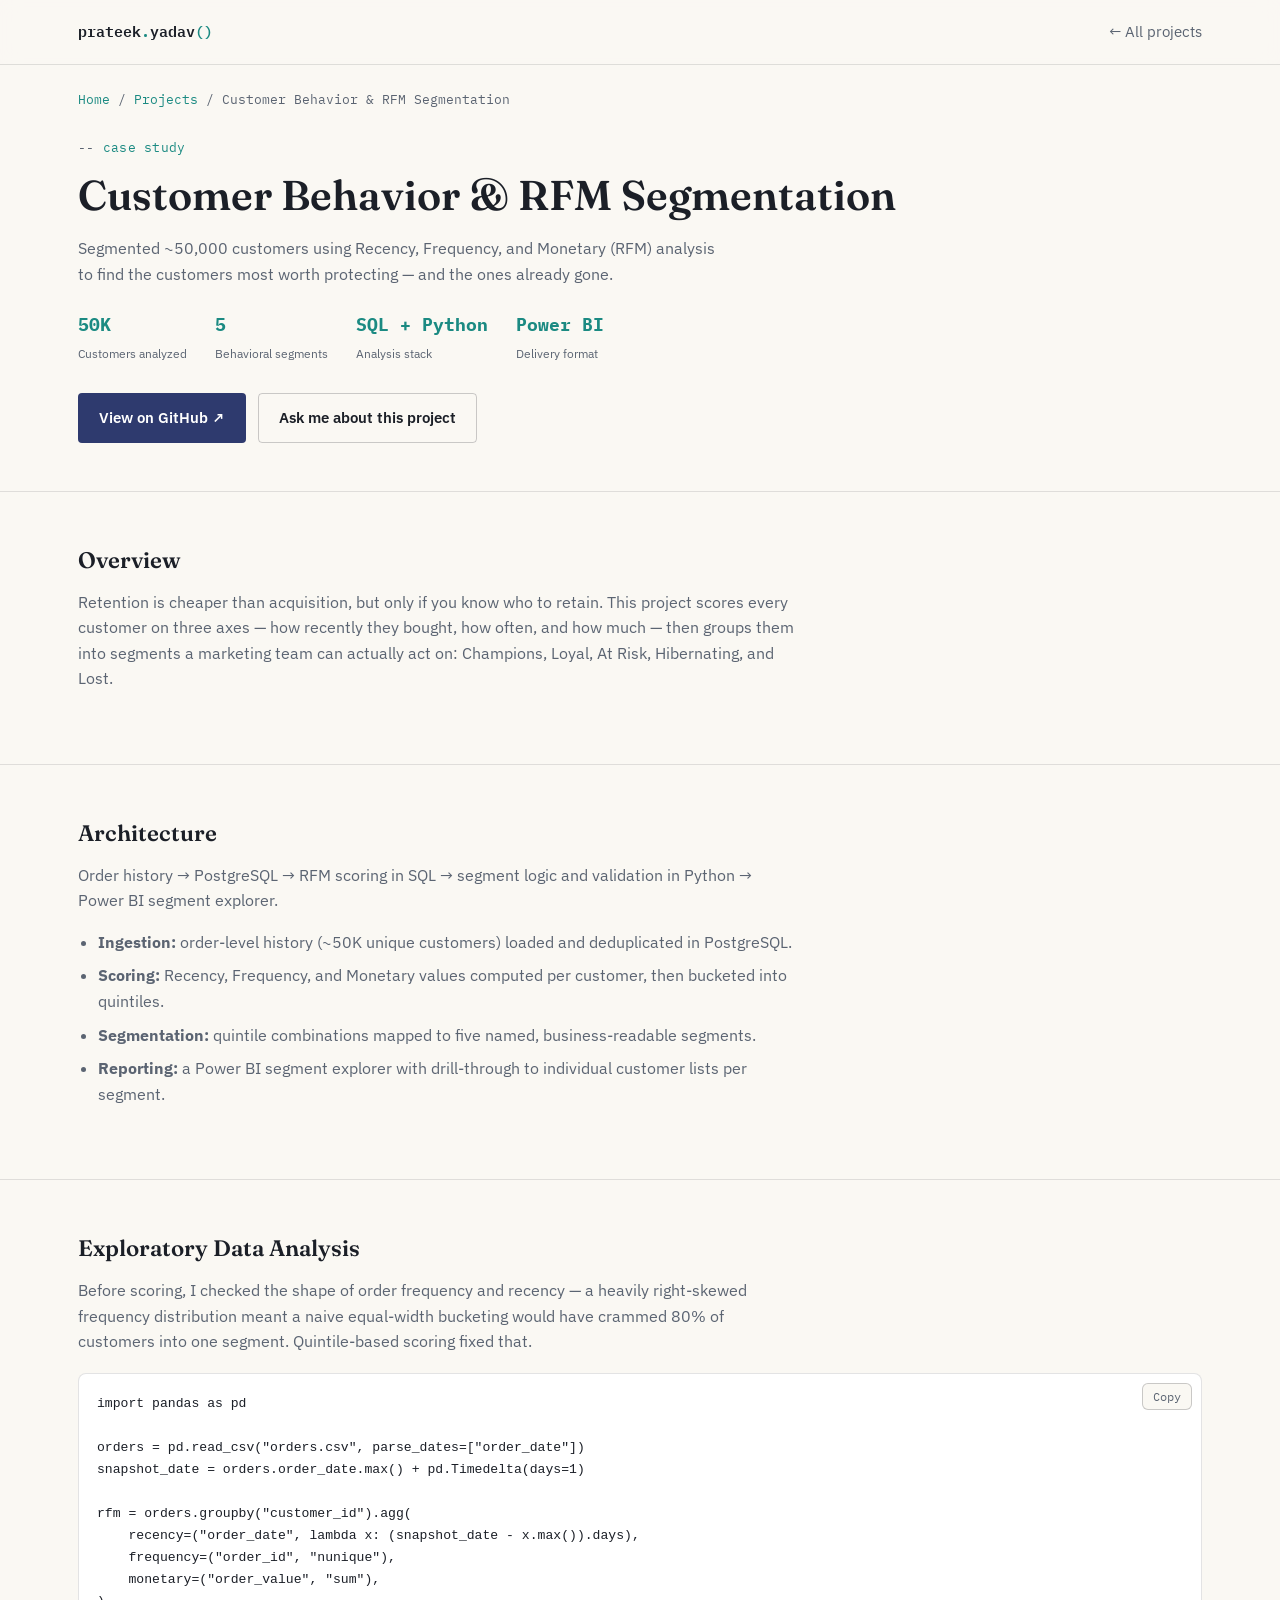
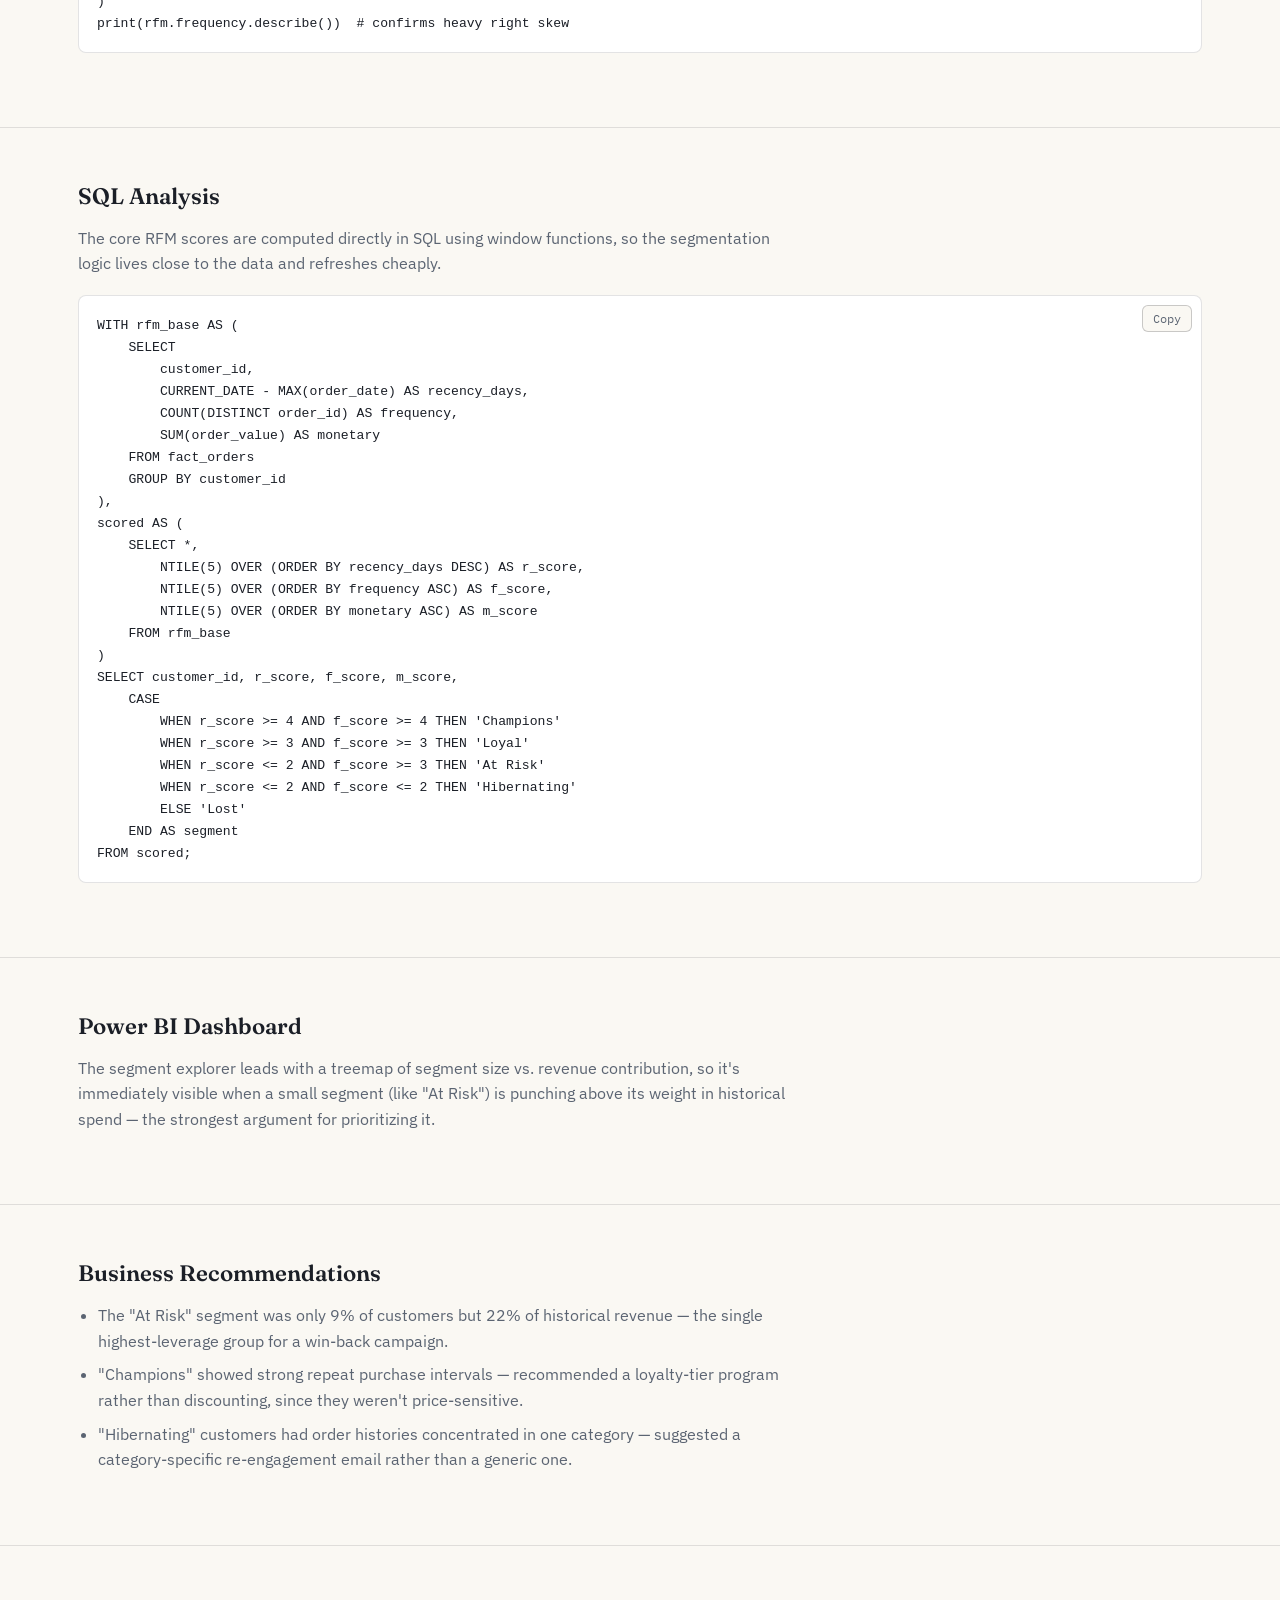
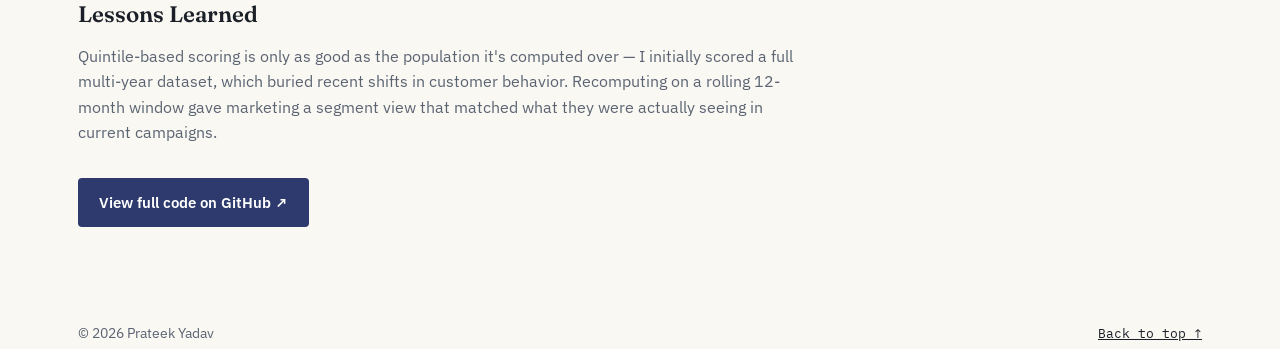
<file: projects/rfm-segmentation.html>
<!DOCTYPE html>
<html lang="en" data-theme="light">
<head>
<meta charset="UTF-8">
<meta name="viewport" content="width=device-width, initial-scale=1.0">
<title>Customer Behavior & RFM Segmentation — Prateek Yadav</title>
<meta name="description" content="Case study: segmenting ~50K customers by Recency, Frequency and Monetary value to target retention campaigns.">
<link rel="preconnect" href="https://fonts.googleapis.com">
<link href="https://fonts.googleapis.com/css2?family=Fraunces:opsz,wght@9..144,500;9..144,600;9..144,700&family=IBM+Plex+Sans:wght@400;500;600;700&family=IBM+Plex+Mono:wght@400;500;600&display=swap" rel="stylesheet">
<link rel="stylesheet" href="../css/style.css">
</head>
<body>
<nav class="nav">
  <div class="wrap">
    <a href="../index.html" class="nav-brand">prateek<span>.</span>yadav<span>()</span></a>
    <ul class="nav-links"><li><a href="../index.html#projects">← All projects</a></li></ul>
  </div>
</nav>

<div class="wrap"><div class="breadcrumb"><a href="../index.html">Home</a> / <a href="../index.html#projects">Projects</a> / Customer Behavior & RFM Segmentation</div></div>

<header class="case-hero">
  <div class="wrap">
    <span class="eyebrow">case study</span>
    <h1>Customer Behavior & RFM Segmentation</h1>
    <p style="color:var(--ink-soft);max-width:65ch;">Segmented ~50,000 customers using Recency, Frequency, and Monetary (RFM) analysis to find the customers most worth protecting — and the ones already gone.</p>
    <div class="case-meta">
      <div><strong>50K</strong><span>Customers analyzed</span></div>
      <div><strong>5</strong><span>Behavioral segments</span></div>
      <div><strong>SQL + Python</strong><span>Analysis stack</span></div>
      <div><strong>Power BI</strong><span>Delivery format</span></div>
    </div>
    <div style="margin-top:28px;display:flex;gap:12px;flex-wrap:wrap;">
      <a href="https://github.com/yadavprateek084" target="_blank" rel="noopener" class="btn btn-primary">View on GitHub ↗</a>
      <a href="../index.html#contact" class="btn btn-outline">Ask me about this project</a>
    </div>
  </div>
</header>

<section class="case-section">
  <div class="wrap">
    <h2>Overview</h2>
    <p>Retention is cheaper than acquisition, but only if you know who to retain. This project scores every customer on three axes — how recently they bought, how often, and how much — then groups them into segments a marketing team can actually act on: Champions, Loyal, At Risk, Hibernating, and Lost.</p>
  </div>
</section>

<section class="case-section">
  <div class="wrap">
    <h2>Architecture</h2>
    <p>Order history → PostgreSQL → RFM scoring in SQL → segment logic and validation in Python → Power BI segment explorer.</p>
    <ul>
      <li><strong>Ingestion:</strong> order-level history (~50K unique customers) loaded and deduplicated in PostgreSQL.</li>
      <li><strong>Scoring:</strong> Recency, Frequency, and Monetary values computed per customer, then bucketed into quintiles.</li>
      <li><strong>Segmentation:</strong> quintile combinations mapped to five named, business-readable segments.</li>
      <li><strong>Reporting:</strong> a Power BI segment explorer with drill-through to individual customer lists per segment.</li>
    </ul>
  </div>
</section>

<section class="case-section">
  <div class="wrap">
    <h2>Exploratory Data Analysis</h2>
    <p>Before scoring, I checked the shape of order frequency and recency — a heavily right-skewed frequency distribution meant a naive equal-width bucketing would have crammed 80% of customers into one segment. Quintile-based scoring fixed that.</p>
    <div class="code-wrap">
<pre><code>import pandas as pd

orders = pd.read_csv("orders.csv", parse_dates=["order_date"])
snapshot_date = orders.order_date.max() + pd.Timedelta(days=1)

rfm = orders.groupby("customer_id").agg(
    recency=("order_date", lambda x: (snapshot_date - x.max()).days),
    frequency=("order_id", "nunique"),
    monetary=("order_value", "sum"),
)
print(rfm.frequency.describe())  # confirms heavy right skew</code></pre>
      <button class="copy-btn">Copy</button>
    </div>
  </div>
</section>

<section class="case-section">
  <div class="wrap">
    <h2>SQL Analysis</h2>
    <p>The core RFM scores are computed directly in SQL using window functions, so the segmentation logic lives close to the data and refreshes cheaply.</p>
    <div class="code-wrap">
<pre><code>WITH rfm_base AS (
    SELECT
        customer_id,
        CURRENT_DATE - MAX(order_date) AS recency_days,
        COUNT(DISTINCT order_id) AS frequency,
        SUM(order_value) AS monetary
    FROM fact_orders
    GROUP BY customer_id
),
scored AS (
    SELECT *,
        NTILE(5) OVER (ORDER BY recency_days DESC) AS r_score,
        NTILE(5) OVER (ORDER BY frequency ASC) AS f_score,
        NTILE(5) OVER (ORDER BY monetary ASC) AS m_score
    FROM rfm_base
)
SELECT customer_id, r_score, f_score, m_score,
    CASE
        WHEN r_score >= 4 AND f_score >= 4 THEN 'Champions'
        WHEN r_score >= 3 AND f_score >= 3 THEN 'Loyal'
        WHEN r_score <= 2 AND f_score >= 3 THEN 'At Risk'
        WHEN r_score <= 2 AND f_score <= 2 THEN 'Hibernating'
        ELSE 'Lost'
    END AS segment
FROM scored;</code></pre>
      <button class="copy-btn">Copy</button>
    </div>
  </div>
</section>

<section class="case-section">
  <div class="wrap">
    <h2>Power BI Dashboard</h2>
    <p>The segment explorer leads with a treemap of segment size vs. revenue contribution, so it's immediately visible when a small segment (like "At Risk") is punching above its weight in historical spend — the strongest argument for prioritizing it.</p>
  </div>
</section>

<section class="case-section">
  <div class="wrap">
    <h2>Business Recommendations</h2>
    <ul>
      <li>The "At Risk" segment was only 9% of customers but 22% of historical revenue — the single highest-leverage group for a win-back campaign.</li>
      <li>"Champions" showed strong repeat purchase intervals — recommended a loyalty-tier program rather than discounting, since they weren't price-sensitive.</li>
      <li>"Hibernating" customers had order histories concentrated in one category — suggested a category-specific re-engagement email rather than a generic one.</li>
    </ul>
  </div>
</section>

<section class="case-section" style="border-bottom:none;">
  <div class="wrap">
    <h2>Lessons Learned</h2>
    <p>Quintile-based scoring is only as good as the population it's computed over — I initially scored a full multi-year dataset, which buried recent shifts in customer behavior. Recomputing on a rolling 12-month window gave marketing a segment view that matched what they were actually seeing in current campaigns.</p>
    <div style="margin-top:32px;">
      <a href="https://github.com/yadavprateek084" target="_blank" rel="noopener" class="btn btn-primary">View full code on GitHub ↗</a>
    </div>
  </div>
</section>

<footer>
  <div class="wrap footer-row">
    <div style="font-size:0.85rem;color:var(--ink-soft);">© <span id="year"></span> Prateek Yadav</div>
    <a href="../index.html#top" class="back-top">Back to top ↑</a>
  </div>
</footer>

<script>document.getElementById("year").textContent = new Date().getFullYear();</script>
<script src="../js/case.js"></script>
</body>
</html>
</file>
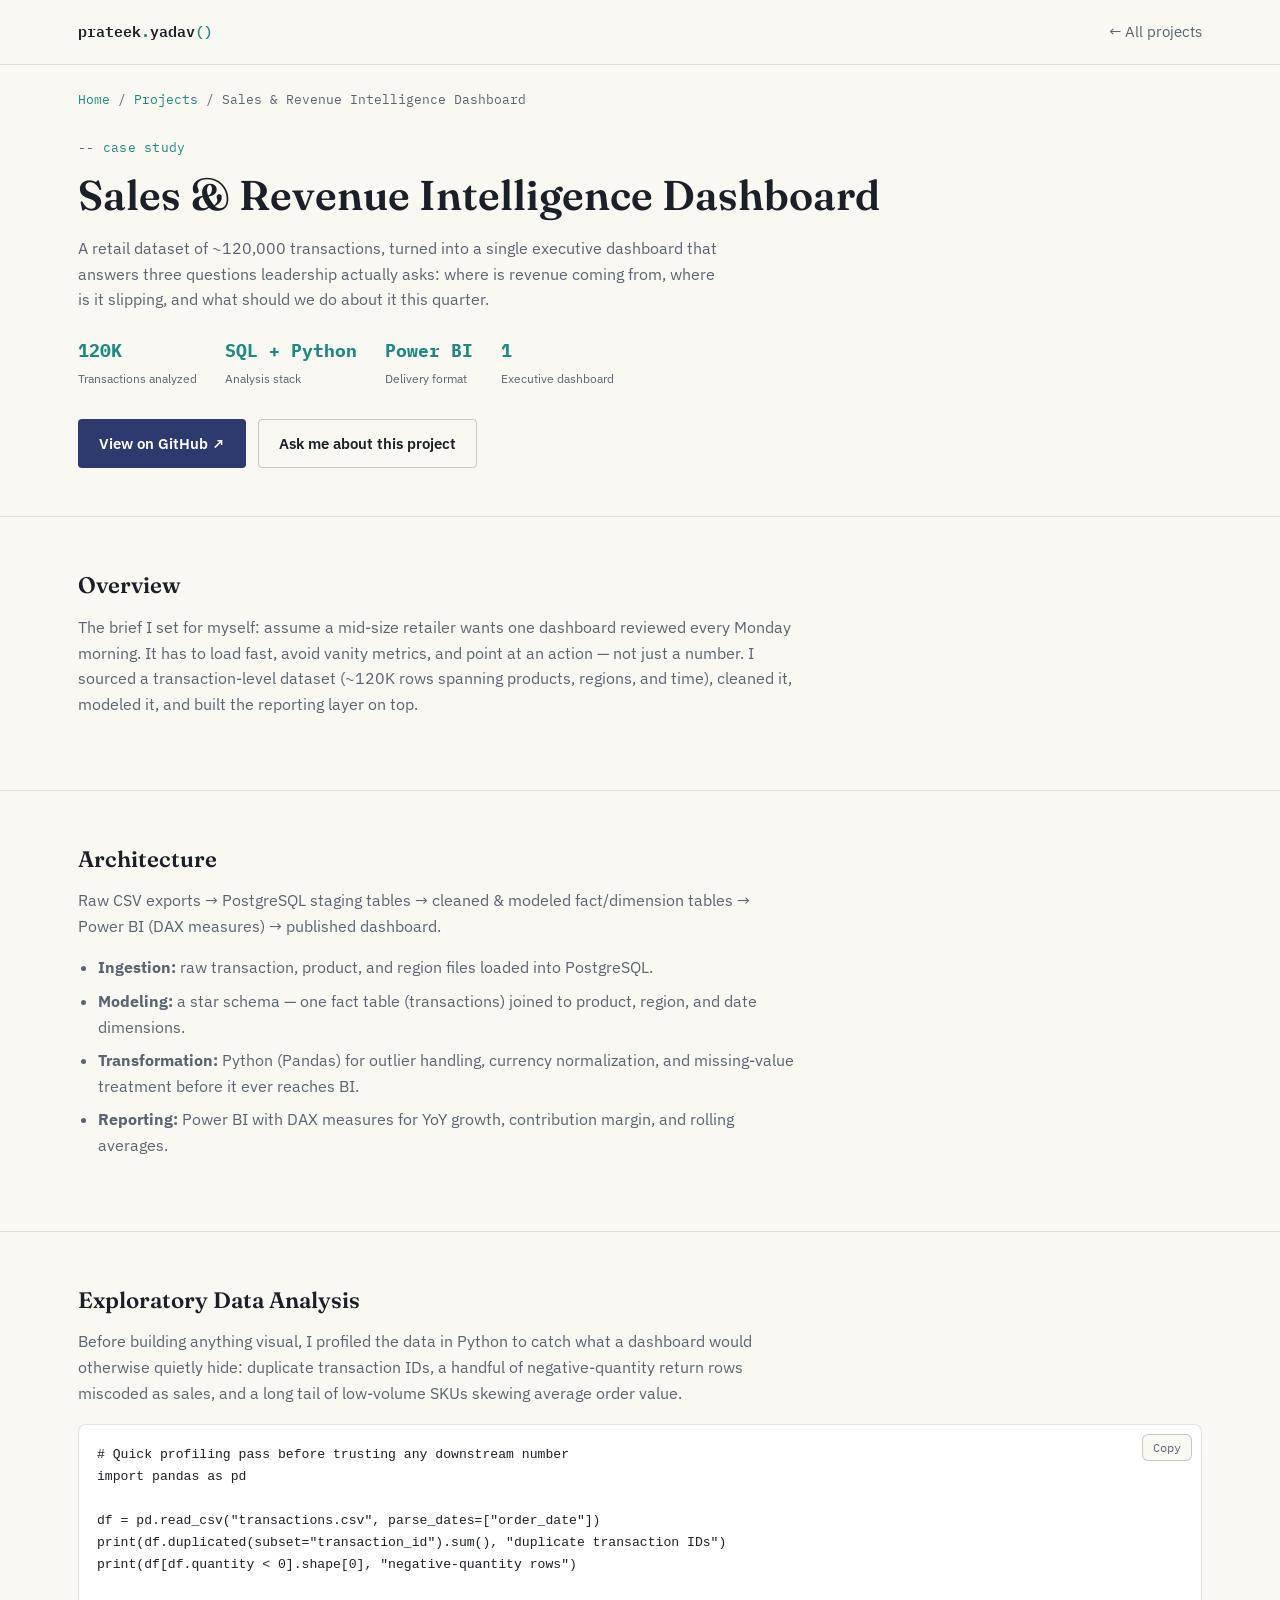
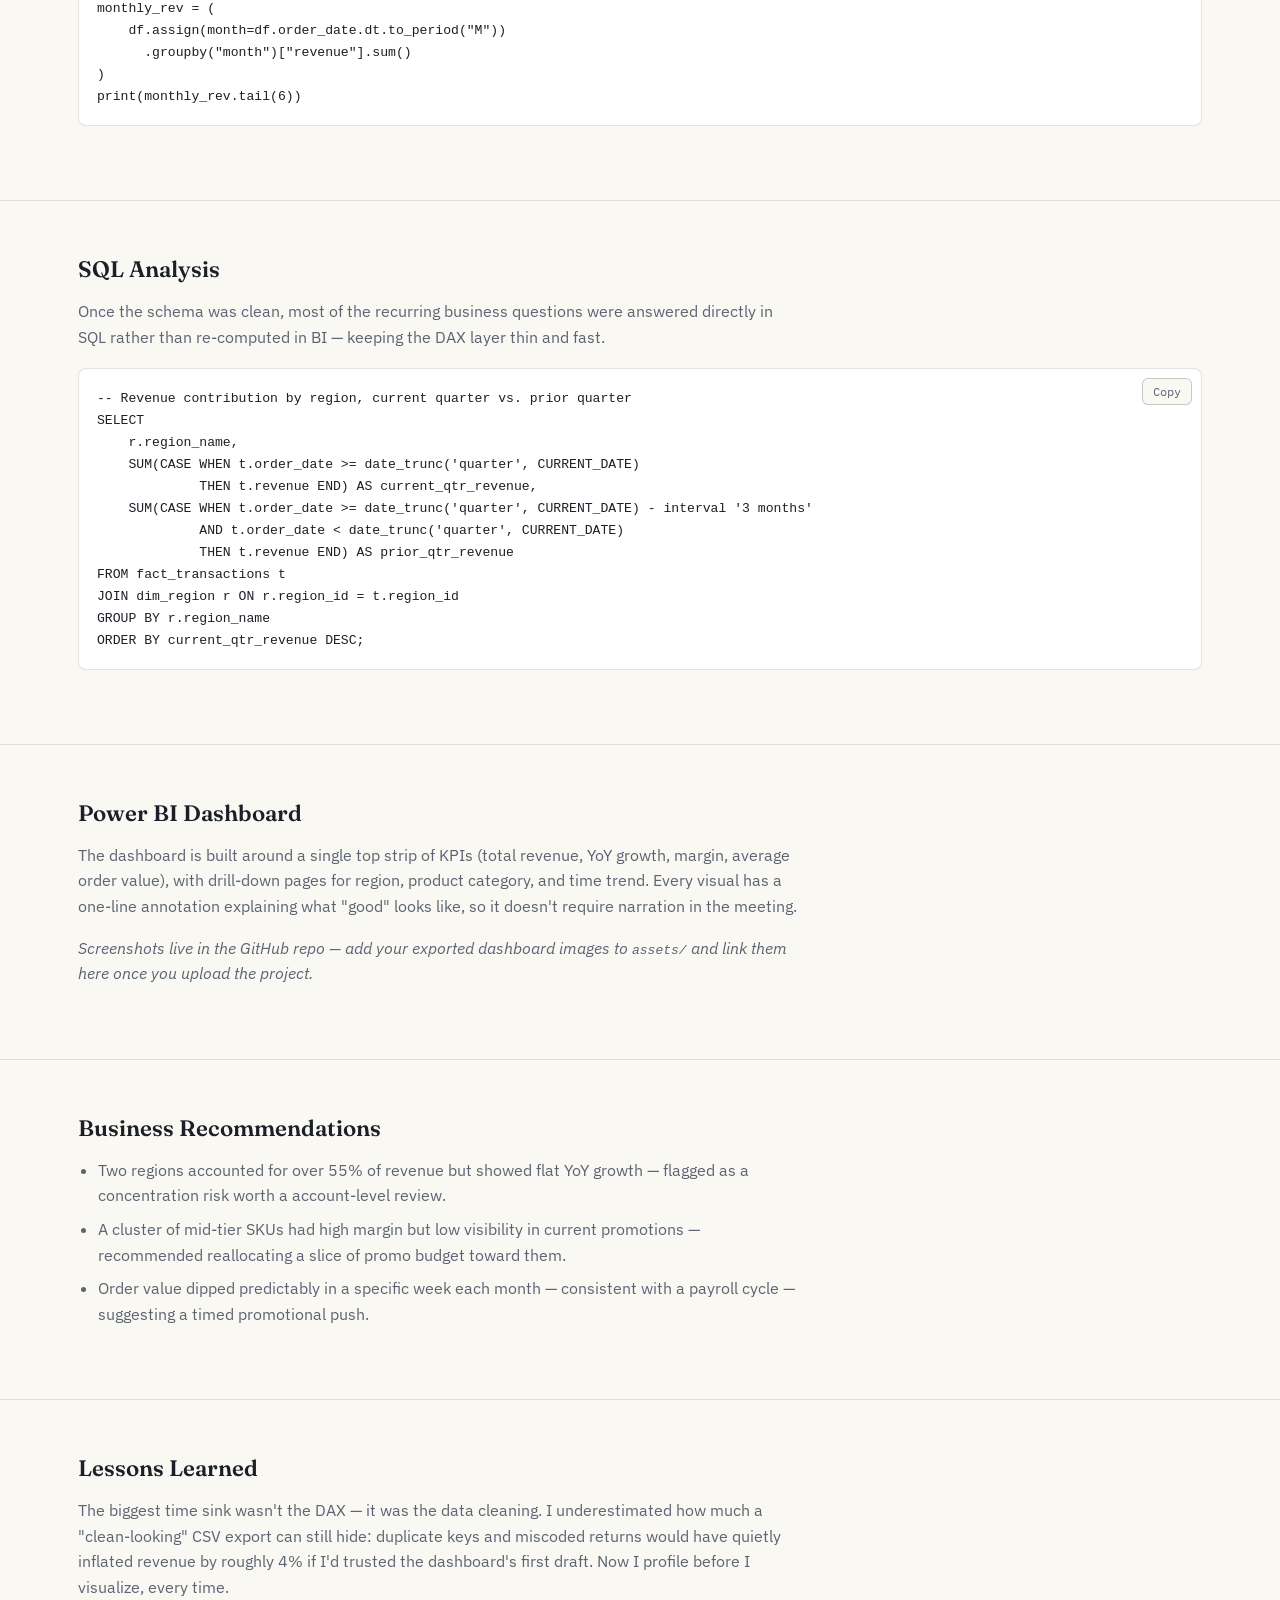
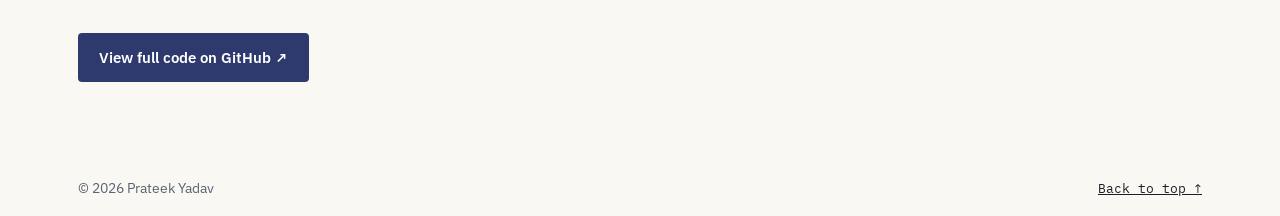
<file: projects/sales-revenue-intelligence.html>
<!DOCTYPE html>
<html lang="en" data-theme="light">
<head>
<meta charset="UTF-8">
<meta name="viewport" content="width=device-width, initial-scale=1.0">
<title>Sales & Revenue Intelligence Dashboard — Prateek Yadav</title>
<meta name="description" content="Case study: analyzing ~120K retail transactions to build a revenue intelligence dashboard in Power BI.">
<link rel="preconnect" href="https://fonts.googleapis.com">
<link href="https://fonts.googleapis.com/css2?family=Fraunces:opsz,wght@9..144,500;9..144,600;9..144,700&family=IBM+Plex+Sans:wght@400;500;600;700&family=IBM+Plex+Mono:wght@400;500;600&display=swap" rel="stylesheet">
<link rel="stylesheet" href="../css/style.css">
</head>
<body>
<nav class="nav">
  <div class="wrap">
    <a href="../index.html" class="nav-brand">prateek<span>.</span>yadav<span>()</span></a>
    <ul class="nav-links"><li><a href="../index.html#projects">← All projects</a></li></ul>
  </div>
</nav>

<div class="wrap"><div class="breadcrumb"><a href="../index.html">Home</a> / <a href="../index.html#projects">Projects</a> / Sales & Revenue Intelligence Dashboard</div></div>

<header class="case-hero">
  <div class="wrap">
    <span class="eyebrow">case study</span>
    <h1>Sales & Revenue Intelligence Dashboard</h1>
    <p style="color:var(--ink-soft);max-width:65ch;">A retail dataset of ~120,000 transactions, turned into a single executive dashboard that answers three questions leadership actually asks: where is revenue coming from, where is it slipping, and what should we do about it this quarter.</p>
    <div class="case-meta">
      <div><strong>120K</strong><span>Transactions analyzed</span></div>
      <div><strong>SQL + Python</strong><span>Analysis stack</span></div>
      <div><strong>Power BI</strong><span>Delivery format</span></div>
      <div><strong>1</strong><span>Executive dashboard</span></div>
    </div>
    <div style="margin-top:28px;display:flex;gap:12px;flex-wrap:wrap;">
      <a href="https://github.com/yadavprateek084" target="_blank" rel="noopener" class="btn btn-primary">View on GitHub ↗</a>
      <a href="../index.html#contact" class="btn btn-outline">Ask me about this project</a>
    </div>
  </div>
</header>

<section class="case-section">
  <div class="wrap">
    <h2>Overview</h2>
    <p>The brief I set for myself: assume a mid-size retailer wants one dashboard reviewed every Monday morning. It has to load fast, avoid vanity metrics, and point at an action — not just a number. I sourced a transaction-level dataset (~120K rows spanning products, regions, and time), cleaned it, modeled it, and built the reporting layer on top.</p>
  </div>
</section>

<section class="case-section">
  <div class="wrap">
    <h2>Architecture</h2>
    <p>Raw CSV exports → PostgreSQL staging tables → cleaned & modeled fact/dimension tables → Power BI (DAX measures) → published dashboard.</p>
    <ul>
      <li><strong>Ingestion:</strong> raw transaction, product, and region files loaded into PostgreSQL.</li>
      <li><strong>Modeling:</strong> a star schema — one fact table (transactions) joined to product, region, and date dimensions.</li>
      <li><strong>Transformation:</strong> Python (Pandas) for outlier handling, currency normalization, and missing-value treatment before it ever reaches BI.</li>
      <li><strong>Reporting:</strong> Power BI with DAX measures for YoY growth, contribution margin, and rolling averages.</li>
    </ul>
  </div>
</section>

<section class="case-section">
  <div class="wrap">
    <h2>Exploratory Data Analysis</h2>
    <p>Before building anything visual, I profiled the data in Python to catch what a dashboard would otherwise quietly hide: duplicate transaction IDs, a handful of negative-quantity return rows miscoded as sales, and a long tail of low-volume SKUs skewing average order value.</p>
    <div class="code-wrap">
<pre><code># Quick profiling pass before trusting any downstream number
import pandas as pd

df = pd.read_csv("transactions.csv", parse_dates=["order_date"])
print(df.duplicated(subset="transaction_id").sum(), "duplicate transaction IDs")
print(df[df.quantity < 0].shape[0], "negative-quantity rows")

monthly_rev = (
    df.assign(month=df.order_date.dt.to_period("M"))
      .groupby("month")["revenue"].sum()
)
print(monthly_rev.tail(6))</code></pre>
      <button class="copy-btn">Copy</button>
    </div>
  </div>
</section>

<section class="case-section">
  <div class="wrap">
    <h2>SQL Analysis</h2>
    <p>Once the schema was clean, most of the recurring business questions were answered directly in SQL rather than re-computed in BI — keeping the DAX layer thin and fast.</p>
    <div class="code-wrap">
<pre><code>-- Revenue contribution by region, current quarter vs. prior quarter
SELECT
    r.region_name,
    SUM(CASE WHEN t.order_date >= date_trunc('quarter', CURRENT_DATE)
             THEN t.revenue END) AS current_qtr_revenue,
    SUM(CASE WHEN t.order_date >= date_trunc('quarter', CURRENT_DATE) - interval '3 months'
             AND t.order_date < date_trunc('quarter', CURRENT_DATE)
             THEN t.revenue END) AS prior_qtr_revenue
FROM fact_transactions t
JOIN dim_region r ON r.region_id = t.region_id
GROUP BY r.region_name
ORDER BY current_qtr_revenue DESC;</code></pre>
      <button class="copy-btn">Copy</button>
    </div>
  </div>
</section>

<section class="case-section">
  <div class="wrap">
    <h2>Power BI Dashboard</h2>
    <p>The dashboard is built around a single top strip of KPIs (total revenue, YoY growth, margin, average order value), with drill-down pages for region, product category, and time trend. Every visual has a one-line annotation explaining what "good" looks like, so it doesn't require narration in the meeting.</p>
    <p><em>Screenshots live in the GitHub repo — add your exported dashboard images to <code>assets/</code> and link them here once you upload the project.</em></p>
  </div>
</section>

<section class="case-section">
  <div class="wrap">
    <h2>Business Recommendations</h2>
    <ul>
      <li>Two regions accounted for over 55% of revenue but showed flat YoY growth — flagged as a concentration risk worth a account-level review.</li>
      <li>A cluster of mid-tier SKUs had high margin but low visibility in current promotions — recommended reallocating a slice of promo budget toward them.</li>
      <li>Order value dipped predictably in a specific week each month — consistent with a payroll cycle — suggesting a timed promotional push.</li>
    </ul>
  </div>
</section>

<section class="case-section" style="border-bottom:none;">
  <div class="wrap">
    <h2>Lessons Learned</h2>
    <p>The biggest time sink wasn't the DAX — it was the data cleaning. I underestimated how much a "clean-looking" CSV export can still hide: duplicate keys and miscoded returns would have quietly inflated revenue by roughly 4% if I'd trusted the dashboard's first draft. Now I profile before I visualize, every time.</p>
    <div style="margin-top:32px;">
      <a href="https://github.com/yadavprateek084" target="_blank" rel="noopener" class="btn btn-primary">View full code on GitHub ↗</a>
    </div>
  </div>
</section>

<footer>
  <div class="wrap footer-row">
    <div style="font-size:0.85rem;color:var(--ink-soft);">© <span id="year"></span> Prateek Yadav</div>
    <a href="../index.html#top" class="back-top">Back to top ↑</a>
  </div>
</footer>

<script>document.getElementById("year").textContent = new Date().getFullYear();</script>
<script src="../js/case.js"></script>
</body>
</html>
</file>
<file: css/style.css>
/* ============================================================
   TOKENS
   ============================================================ */
:root {
  --paper: #faf8f3;
  --paper-raised: #ffffff;
  --ink: #1b1f27;
  --ink-soft: #5b6472;
  --indigo: #2e3a6e;
  --teal: #1b8a82;
  --amber: #e2a33e;
  --line: rgba(27, 31, 39, 0.12);
  --line-strong: rgba(27, 31, 39, 0.22);
  --shadow: 0 20px 50px -25px rgba(27, 31, 39, 0.35);
  --radius: 4px;
  --font-display: "Fraunces", ui-serif, Georgia, serif;
  --font-body: "IBM Plex Sans", -apple-system, sans-serif;
  --font-mono: "IBM Plex Mono", ui-monospace, monospace;
  --maxw: 1180px;
}

[data-theme="dark"] {
  --paper: #10131a;
  --paper-raised: #171b24;
  --ink: #eef0f4;
  --ink-soft: #9aa3b2;
  --indigo: #7f8fd6;
  --teal: #45c7bd;
  --amber: #f0b95a;
  --line: rgba(238, 240, 244, 0.12);
  --line-strong: rgba(238, 240, 244, 0.24);
  --shadow: 0 20px 60px -20px rgba(0, 0, 0, 0.6);
}

* { box-sizing: border-box; }
html { scroll-behavior: smooth; }
@media (prefers-reduced-motion: reduce) {
  html { scroll-behavior: auto; }
  * { animation-duration: 0.001ms !important; animation-iteration-count: 1 !important; transition-duration: 0.001ms !important; }
}

body {
  margin: 0;
  background: var(--paper);
  color: var(--ink);
  font-family: var(--font-body);
  line-height: 1.6;
  transition: background 0.3s ease, color 0.3s ease;
}

a { color: inherit; }
img { max-width: 100%; display: block; }

.wrap {
  max-width: var(--maxw);
  margin: 0 auto;
  padding: 0 28px;
}

.eyebrow {
  font-family: var(--font-mono);
  font-size: 0.8rem;
  letter-spacing: 0.02em;
  color: var(--teal);
  display: inline-block;
  margin-bottom: 14px;
}
.eyebrow::before { content: "-- "; color: var(--ink-soft); }

h1, h2, h3, h4 { font-family: var(--font-display); font-weight: 600; margin: 0; line-height: 1.15; }
h2.section-title { font-size: clamp(1.7rem, 3vw, 2.4rem); margin-bottom: 10px; }
.section-sub { color: var(--ink-soft); max-width: 60ch; margin-bottom: 44px; font-size: 1.02rem; }

section { padding: 96px 0; border-bottom: 1px solid var(--line); }
section:last-of-type { border-bottom: none; }

:focus-visible { outline: 2px solid var(--teal); outline-offset: 3px; }

/* ============================================================
   NAV
   ============================================================ */
.nav {
  position: sticky; top: 0; z-index: 50;
  background: color-mix(in srgb, var(--paper) 88%, transparent);
  backdrop-filter: blur(10px);
  border-bottom: 1px solid var(--line);
}
.nav .wrap { display: flex; align-items: center; justify-content: space-between; height: 64px; }
.nav-brand { font-family: var(--font-mono); font-weight: 600; font-size: 0.95rem; text-decoration: none; }
.nav-brand span { color: var(--teal); }
.nav-links { display: flex; gap: 28px; list-style: none; margin: 0; padding: 0; }
.nav-links a { text-decoration: none; font-size: 0.92rem; color: var(--ink-soft); transition: color 0.2s; }
.nav-links a:hover { color: var(--ink); }
.nav-actions { display: flex; align-items: center; gap: 14px; }
.icon-btn {
  width: 36px; height: 36px; border-radius: var(--radius); border: 1px solid var(--line);
  background: transparent; color: var(--ink); cursor: pointer; display: grid; place-items: center;
}
.icon-btn:hover { border-color: var(--line-strong); }
.mobile-toggle { display: none; }

@media (max-width: 860px) {
  .nav-links { display: none; }
  .mobile-toggle { display: grid; }
}

/* ============================================================
   BUTTONS
   ============================================================ */
.btn {
  display: inline-flex; align-items: center; gap: 8px;
  padding: 12px 20px; border-radius: var(--radius);
  font-size: 0.92rem; font-weight: 600; text-decoration: none; cursor: pointer;
  border: 1px solid transparent; font-family: var(--font-body); transition: transform 0.15s, box-shadow 0.15s;
}
.btn:hover { transform: translateY(-1px); }
.btn-primary { background: var(--indigo); color: #fff; }
.btn-primary:hover { box-shadow: 0 10px 24px -10px var(--indigo); }
.btn-outline { background: transparent; color: var(--ink); border-color: var(--line-strong); }
.btn-outline:hover { border-color: var(--teal); color: var(--teal); }
.btn-ghost { background: transparent; color: var(--ink-soft); }
.btn-sm { padding: 8px 14px; font-size: 0.82rem; }

/* ============================================================
   HERO — QUERY CONSOLE
   ============================================================ */
.hero { padding-top: 72px; padding-bottom: 80px; }
.hero .wrap { display: grid; grid-template-columns: 1.1fr 0.9fr; gap: 56px; align-items: center; }
@media (max-width: 900px) { .hero .wrap { grid-template-columns: 1fr; } }

.hero-name { font-size: clamp(2.2rem, 5vw, 3.4rem); }
.hero-role { font-family: var(--font-mono); color: var(--teal); font-size: 1.1rem; margin-top: 10px; }
.hero-value { color: var(--ink-soft); font-size: 1.08rem; max-width: 46ch; margin: 20px 0 32px; }
.hero-ctas { display: flex; gap: 12px; flex-wrap: wrap; margin-bottom: 40px; }
.hero-socials { display: flex; gap: 16px; }
.hero-socials a { color: var(--ink-soft); text-decoration: none; font-size: 0.88rem; border-bottom: 1px dotted var(--line-strong); }
.hero-socials a:hover { color: var(--teal); }

.console {
  background: var(--paper-raised); border: 1px solid var(--line); border-radius: 10px;
  box-shadow: var(--shadow); overflow: hidden;
}
.console-head {
  display: flex; align-items: center; gap: 8px; padding: 10px 14px; border-bottom: 1px solid var(--line);
  font-family: var(--font-mono); font-size: 0.72rem; color: var(--ink-soft);
}
.dot { width: 9px; height: 9px; border-radius: 50%; background: var(--line-strong); }
.console-body { padding: 20px; font-family: var(--font-mono); font-size: 0.86rem; min-height: 210px; }
.console-line { color: var(--ink-soft); }
.console-query { color: var(--ink); }
.console-query .kw { color: var(--indigo); font-weight: 600; }
.console-query .str { color: var(--teal); }
.cursor-blink { display: inline-block; width: 7px; height: 1em; background: var(--teal); vertical-align: text-bottom; animation: blink 1s step-end infinite; }
@keyframes blink { 50% { opacity: 0; } }

.result-table { width: 100%; border-collapse: collapse; margin-top: 14px; font-size: 0.8rem; opacity: 0; transform: translateY(6px); transition: opacity 0.5s ease, transform 0.5s ease; }
.result-table.show { opacity: 1; transform: translateY(0); }
.result-table th { text-align: left; color: var(--ink-soft); font-weight: 500; border-bottom: 1px solid var(--line); padding: 6px 8px 6px 0; }
.result-table td { padding: 6px 8px 6px 0; border-bottom: 1px solid var(--line); }
.result-table .num { color: var(--teal); font-weight: 600; }

/* ============================================================
   ABOUT
   ============================================================ */
.about-grid { display: grid; grid-template-columns: 0.9fr 1.1fr; gap: 56px; }
@media (max-width: 860px) { .about-grid { grid-template-columns: 1fr; } }
.about-strengths { list-style: none; padding: 0; margin: 24px 0 0; display: grid; gap: 14px; }
.about-strengths li { display: flex; gap: 12px; align-items: flex-start; font-size: 0.95rem; }
.about-strengths li::before { content: "▸"; color: var(--teal); font-weight: 700; }
.about-card {
  background: var(--paper-raised); border: 1px solid var(--line); border-radius: 8px; padding: 26px;
}
.about-card + .about-card { margin-top: 16px; }
.about-card h4 { font-family: var(--font-mono); font-size: 0.85rem; color: var(--ink-soft); margin-bottom: 8px; text-transform: uppercase; letter-spacing: 0.04em; }

/* ============================================================
   SKILLS
   ============================================================ */
.skills-grid { display: grid; grid-template-columns: repeat(auto-fill, minmax(230px, 1fr)); gap: 18px; }
.skill-card { background: var(--paper-raised); border: 1px solid var(--line); border-radius: 8px; padding: 20px; }
.skill-card h4 { font-size: 0.98rem; margin-bottom: 14px; }
.skill-item { display: grid; grid-template-columns: 1fr auto; gap: 8px; font-size: 0.85rem; margin-bottom: 10px; align-items: center; }
.skill-item .bar-track { grid-column: 1 / -1; height: 5px; background: var(--line); border-radius: 3px; overflow: hidden; }
.skill-item .bar-fill { height: 100%; background: var(--teal); border-radius: 3px; width: 0; transition: width 1.1s cubic-bezier(.2,.8,.2,1); }
.skill-item.show .bar-fill { width: var(--pct); }

/* ============================================================
   PROJECTS
   ============================================================ */
.project-card {
  background: var(--paper-raised); border: 1px solid var(--line); border-radius: 10px;
  padding: 26px; display: grid; grid-template-columns: auto 1fr auto; gap: 20px; align-items: start;
  margin-bottom: 16px; transition: border-color 0.2s, transform 0.2s;
}
.project-card:hover { border-color: var(--line-strong); transform: translateY(-2px); }
@media (max-width: 720px) { .project-card { grid-template-columns: 1fr; } }
.project-index { font-family: var(--font-mono); color: var(--ink-soft); font-size: 0.8rem; padding-top: 4px; }
.project-title { font-size: 1.15rem; margin-bottom: 6px; }
.project-desc { color: var(--ink-soft); font-size: 0.94rem; margin-bottom: 14px; }
.tag-row { display: flex; flex-wrap: wrap; gap: 8px; margin-bottom: 14px; }
.tag { font-family: var(--font-mono); font-size: 0.72rem; padding: 3px 9px; border: 1px solid var(--line-strong); border-radius: 20px; color: var(--ink-soft); }
.project-metrics { display: flex; gap: 22px; margin-bottom: 4px; }
.project-metrics div { font-family: var(--font-mono); font-size: 0.78rem; color: var(--ink-soft); }
.project-metrics strong { display: block; color: var(--teal); font-size: 1.05rem; font-family: var(--font-body); }
.project-links { display: flex; flex-direction: column; gap: 8px; align-items: flex-end; }
@media (max-width: 720px) { .project-links { flex-direction: row; align-items: center; } }

.mini-grid { display: grid; grid-template-columns: repeat(auto-fill, minmax(260px, 1fr)); gap: 18px; margin-top: 40px; }
.mini-card { background: var(--paper-raised); border: 1px solid var(--line); border-radius: 8px; padding: 20px; }
.mini-card h4 { font-size: 1rem; margin-bottom: 6px; }
.mini-card p { color: var(--ink-soft); font-size: 0.88rem; margin: 0 0 12px; }

/* ============================================================
   CERTS / ACHIEVEMENTS
   ============================================================ */
.cert-grid { display: grid; grid-template-columns: repeat(auto-fill, minmax(240px, 1fr)); gap: 18px; }
.cert-card { background: var(--paper-raised); border: 1px solid var(--line); border-radius: 8px; padding: 22px; display: flex; flex-direction: column; gap: 10px; }
.cert-card h4 { font-size: 1rem; }
.cert-card .issuer { color: var(--ink-soft); font-size: 0.85rem; }

.stat-strip { display: flex; flex-wrap: wrap; gap: 40px; margin-top: 46px; }
.stat-strip div { text-align: left; }
.stat-strip strong { font-family: var(--font-display); font-size: 2rem; display: block; color: var(--indigo); }
[data-theme="dark"] .stat-strip strong { color: var(--teal); }
.stat-strip span { color: var(--ink-soft); font-size: 0.85rem; }

/* ============================================================
   GITHUB
   ============================================================ */
.gh-panel { background: var(--paper-raised); border: 1px solid var(--line); border-radius: 10px; padding: 28px; }
.gh-top { display: flex; justify-content: space-between; align-items: center; margin-bottom: 20px; flex-wrap: wrap; gap: 14px; }
.gh-stats { display: flex; gap: 28px; flex-wrap: wrap; }
.gh-stats div strong { display: block; font-size: 1.3rem; font-family: var(--font-mono); }
.gh-stats div span { color: var(--ink-soft); font-size: 0.78rem; }
.repo-list { display: grid; grid-template-columns: repeat(auto-fill, minmax(260px, 1fr)); gap: 14px; }
.repo-item { border: 1px solid var(--line); border-radius: 8px; padding: 16px; font-size: 0.88rem; }
.repo-item a { text-decoration: none; font-weight: 600; }
.repo-item a:hover { color: var(--teal); }
.repo-item p { color: var(--ink-soft); font-size: 0.8rem; margin: 8px 0; }
.repo-meta { display: flex; gap: 12px; font-family: var(--font-mono); font-size: 0.72rem; color: var(--ink-soft); }
.gh-error { color: var(--ink-soft); font-size: 0.88rem; }

/* ============================================================
   CONTACT
   ============================================================ */
.contact-grid { display: grid; grid-template-columns: 0.9fr 1.1fr; gap: 56px; }
@media (max-width: 860px) { .contact-grid { grid-template-columns: 1fr; } }
.form-group { margin-bottom: 18px; }
.form-group label { display: block; font-size: 0.85rem; margin-bottom: 6px; color: var(--ink-soft); }
.form-group input, .form-group textarea {
  width: 100%; padding: 11px 13px; border: 1px solid var(--line-strong); border-radius: var(--radius);
  background: var(--paper); color: var(--ink); font-family: var(--font-body); font-size: 0.95rem;
}
.form-group input:focus, .form-group textarea:focus { border-color: var(--teal); outline: none; }
.form-error { color: #c0453a; font-size: 0.78rem; margin-top: 4px; display: none; }
.form-error.show { display: block; }
.toast {
  position: fixed; bottom: 26px; right: 26px; background: var(--ink); color: var(--paper);
  padding: 14px 20px; border-radius: 8px; font-size: 0.9rem; transform: translateY(20px); opacity: 0;
  transition: all 0.3s; pointer-events: none; z-index: 100;
}
.toast.show { transform: translateY(0); opacity: 1; }

/* ============================================================
   FOOTER
   ============================================================ */
footer { padding: 40px 0; }
.footer-row { display: flex; justify-content: space-between; align-items: center; flex-wrap: wrap; gap: 16px; }
.footer-links { display: flex; gap: 20px; list-style: none; padding: 0; margin: 0; }
.footer-links a { text-decoration: none; color: var(--ink-soft); font-size: 0.85rem; }
.footer-links a:hover { color: var(--teal); }
.back-top { font-family: var(--font-mono); font-size: 0.8rem; }

/* ============================================================
   REVEAL / UTILITY
   ============================================================ */
.reveal { opacity: 0; transform: translateY(14px); transition: opacity 0.6s ease, transform 0.6s ease; }
.reveal.show { opacity: 1; transform: translateY(0); }

.skip-link {
  position: absolute; left: -999px; top: 0; background: var(--ink); color: var(--paper);
  padding: 10px 16px; z-index: 200;
}
.skip-link:focus { left: 16px; top: 16px; }

/* ============================================================
   CASE STUDY PAGES
   ============================================================ */
.breadcrumb { font-family: var(--font-mono); font-size: 0.82rem; color: var(--ink-soft); padding: 24px 0 0; }
.breadcrumb a { color: var(--teal); text-decoration: none; }
.case-hero { padding: 24px 0 48px; border-bottom: 1px solid var(--line); }
.case-hero h1 { font-size: clamp(1.8rem, 4vw, 2.6rem); margin-bottom: 14px; }
.case-meta { display: flex; gap: 28px; flex-wrap: wrap; margin-top: 24px; }
.case-meta div strong { display: block; font-family: var(--font-mono); color: var(--teal); font-size: 1.1rem; }
.case-meta div span { color: var(--ink-soft); font-size: 0.78rem; }

.case-section { padding: 56px 0; border-bottom: 1px solid var(--line); }
.case-section h2 { font-size: 1.4rem; margin-bottom: 16px; }
.case-section p { color: var(--ink-soft); max-width: 72ch; }
.case-section ul { color: var(--ink-soft); max-width: 72ch; padding-left: 20px; }
.case-section ul li { margin-bottom: 8px; }

pre {
  background: var(--paper-raised); border: 1px solid var(--line); border-radius: 8px;
  padding: 18px; overflow-x: auto; font-family: var(--font-mono); font-size: 0.82rem;
  position: relative;
}
.code-wrap { position: relative; margin: 18px 0; }
.copy-btn {
  position: absolute; top: 10px; right: 10px; font-family: var(--font-mono); font-size: 0.72rem;
  padding: 5px 10px; border-radius: 6px; border: 1px solid var(--line-strong); background: var(--paper);
  color: var(--ink-soft); cursor: pointer;
}
.copy-btn:hover { color: var(--teal); border-color: var(--teal); }

.recommend-grid { display: grid; grid-template-columns: repeat(auto-fit, minmax(220px,1fr)); gap: 16px; margin-top: 16px; }
.recommend-card { background: var(--paper-raised); border: 1px solid var(--line); border-radius: 8px; padding: 18px; font-size: 0.9rem; color: var(--ink-soft); }
.recommend-card strong { display: block; color: var(--ink); margin-bottom: 6px; font-size: 0.95rem; }
</file>
